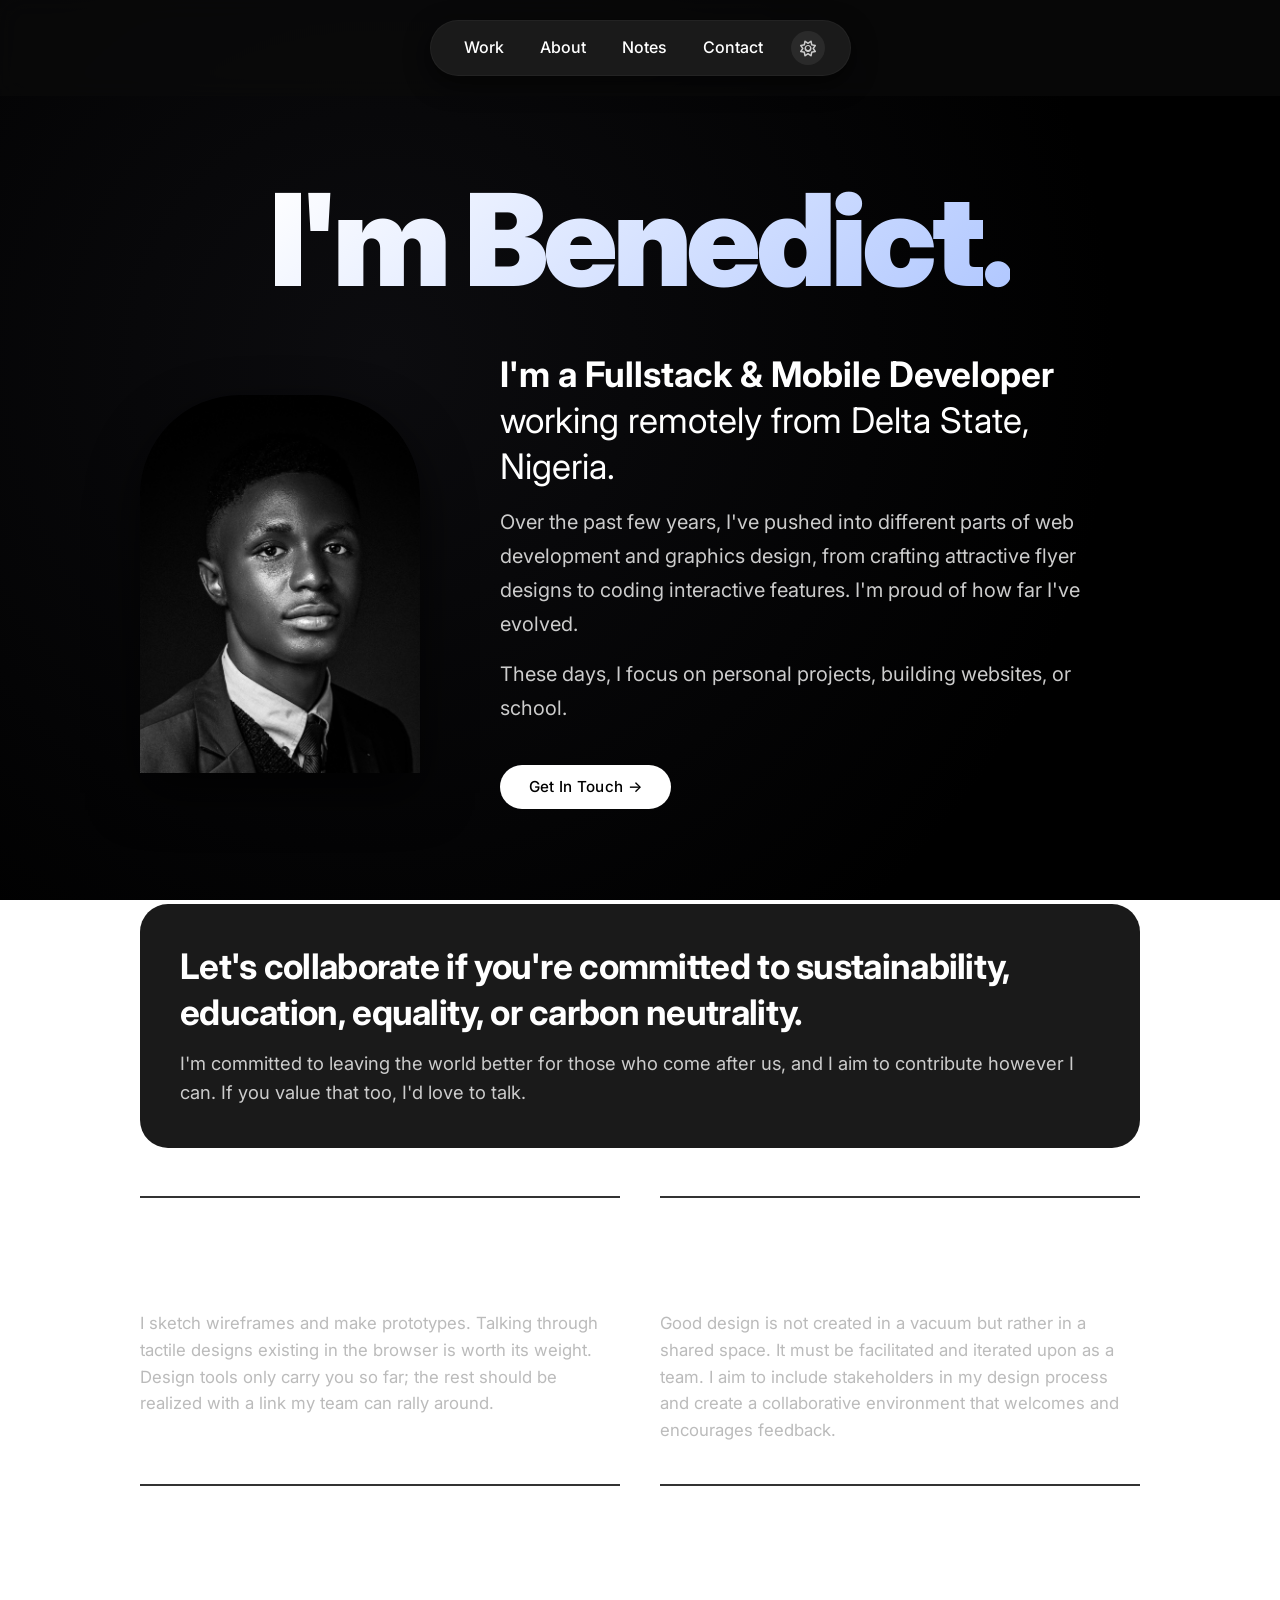
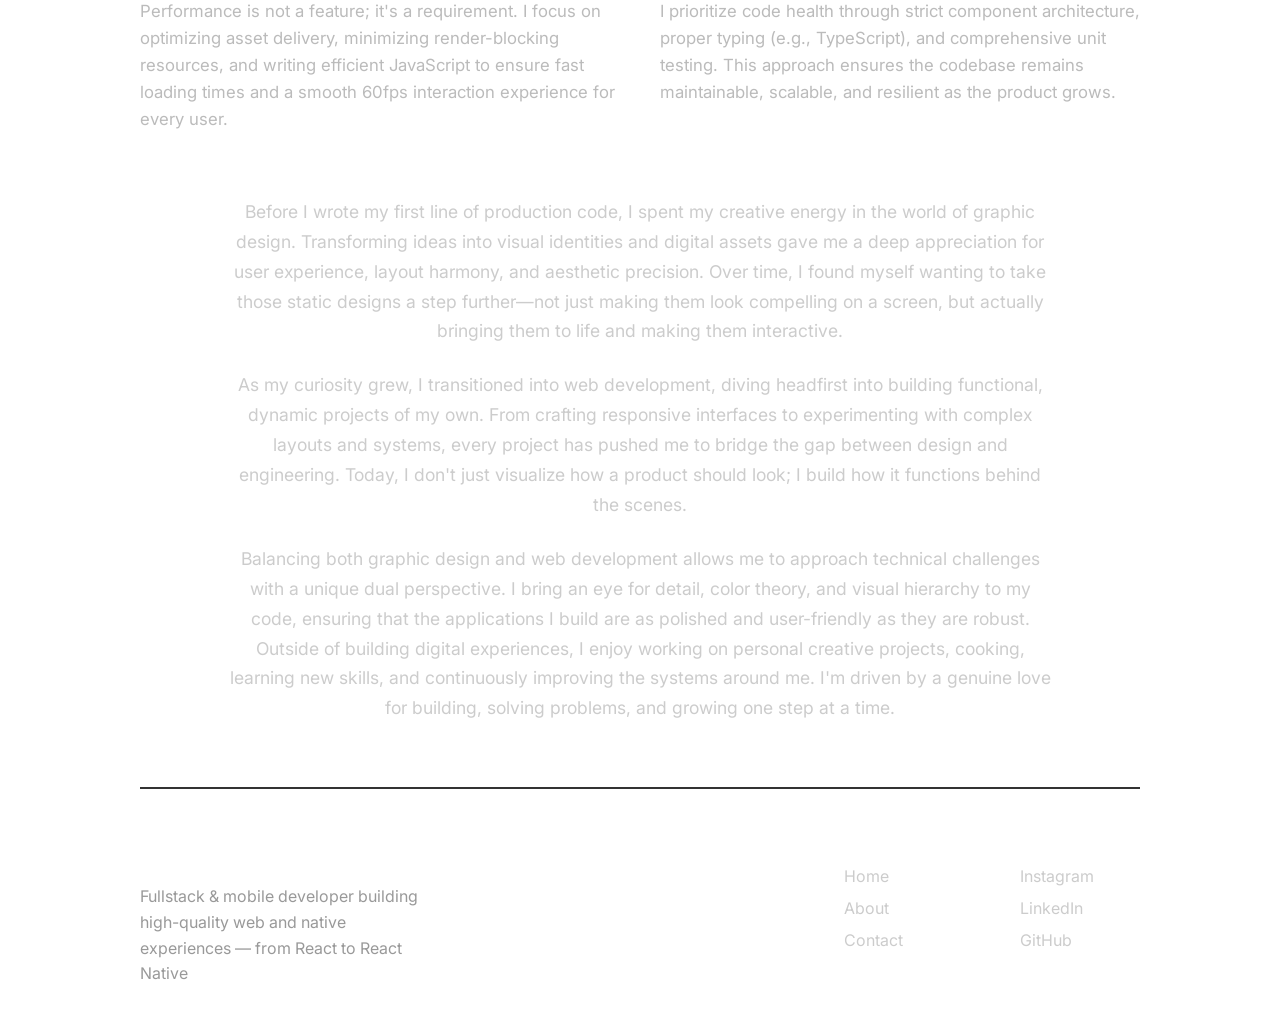
<file: about-page/index.html>
<!DOCTYPE html>
<html lang="en">

<head>
  <meta charset="UTF-8">
  <meta name="viewport" content="width=device-width, initial-scale=1.0, maximum-scale=5.0">
  <title>Benedict · fullstack & mobile</title>
  <meta name="description"
    content="Benedict – fullstack & mobile developer from Rivers, Nigeria. Building sustainable, performant digital experiences.">
  <link rel="preconnect" href="https://fonts.googleapis.com" />
  <link rel="preconnect" href="https://fonts.gstatic.com" crossorigin />
  <link
    href="https://fonts.googleapis.com/css2?family=Inter:opsz,wght@14..32,300;14..32,400;14..32,600;14..32,700;14..32,800&display=swap"
    rel="stylesheet" />
  <link rel="stylesheet" href="https://cdnjs.cloudflare.com/ajax/libs/font-awesome/6.5.1/css/all.min.css"
    integrity="sha512-DTOQO9RWCH3ppGqcWaEA1BIZOC6xxalwEsw9c2QQeAIftl+Vegovlnee1c9QX4TctnWMn13TZye+giMm8e2LwA=="
    crossorigin="anonymous" referrerpolicy="no-referrer" />
  <link rel="stylesheet" href="style.css">
</head>

<body>
  <!-- pure black background -->
  <div class="bg-black"></div>
  <div class="bg-overlay"></div>

  <!-- Header / Hero - centered with 100vh -->
  <section class="nav-bar">
    <div class="nav-links">
      <a href="../landing-page/index4.html">Work</a>
      <a href="../about-page/index.html">About</a>
      <a href="../notes-page/index.html">Notes</a>
      <a href="../contact/index.html">Contact</a>
      <span class="mode"><i class="fa-regular fa-moon"></i></span>
    </div>
  </section>
  <header class="hero-header">
    
    <h1 class="hero__title">I'm Benedict.</h1>

    <div class="hero-side">
      <div class="hero-img">
        <img src="../images/IMG_8774.JPG" alt="Benedict profile" class="hero__image">
      </div>
      <div class="hero-content">
        <p class="hero__subtitle">
          <strong>I'm a Fullstack &amp; Mobile Developer</strong> working remotely from Delta State, Nigeria.
        </p>
        <p class="hero__text"> Over the past few years, I've pushed into different parts of web development and graphics design, from
          crafting attractive flyer designs to coding interactive features. I'm proud of how far I've evolved.
        </p>
        <p class="hero__text">
          These days, I focus on personal projects, building websites, or school.
        </p>
        <a href="../contact/index.html" class="cta-link">Get In Touch →</a>
      </div>
    </div>
  </header>

  <main class="container">

    <!-- Callout -->
    <section class="callout">
      <h2 class="callout__title">
        Let's collaborate if you're committed to sustainability, education, equality, or carbon neutrality.
      </h2>
      <p class="callout__text">
        I'm committed to leaving the world better for those who come after us, and I aim to contribute however I can. If
        you value that too, I'd love to talk.
      </p>
    </section>

    <!-- Pillars -->
    <section class="pillars">
      <article class="pillar">
        <span class="pillar__number">01</span>
        <h3 class="pillar__heading">Make it</h3>
        <p class="pillar__description">
          I sketch wireframes and make prototypes. Talking through tactile designs existing in the browser is worth its
          weight. Design tools only carry you so far; the rest should be realized with a link my team can rally around.
        </p>
      </article>

      <article class="pillar">
        <span class="pillar__number">02</span>
        <h3 class="pillar__heading">Collaborate</h3>
        <p class="pillar__description">
          Good design is not created in a vacuum but rather in a shared space. It must be facilitated and iterated upon
          as a team. I aim to include stakeholders in my design process and create a collaborative environment that
          welcomes and encourages feedback.
        </p>
      </article>

      <article class="pillar">
        <span class="pillar__number">03</span>
        <h3 class="pillar__heading">Build Performant Code</h3>
        <p class="pillar__description">
          Performance is not a feature; it's a requirement. I focus on optimizing asset delivery, minimizing
          render-blocking resources, and writing efficient JavaScript to ensure fast loading times and a smooth 60fps
          interaction experience for every user.
        </p>
      </article>

      <article class="pillar">
        <span class="pillar__number">04</span>
        <h3 class="pillar__heading">Maintain Quality &amp; Scale</h3>
        <p class="pillar__description">
          I prioritize code health through strict component architecture, proper typing (e.g., TypeScript), and
          comprehensive unit testing. This approach ensures the codebase remains maintainable, scalable, and resilient
          as the product grows.
        </p>
      </article>
    </section>

    <!-- Story -->
    <section class="story">
      <p class="story__text">
        Before I wrote my first line of production code, I spent my creative energy in the world of graphic design. Transforming ideas into visual identities and digital assets gave me a deep appreciation for user experience, layout harmony, and aesthetic precision. Over time, I found myself wanting to take those static designs a step further—not just making them look compelling on a screen, but actually bringing them to life and making them interactive.
      </p>
      <p class="story__text">
        As my curiosity grew, I transitioned into web development, diving headfirst into building functional, dynamic projects of my own. From crafting responsive interfaces to experimenting with complex layouts and systems, every project has pushed me to bridge the gap between design and engineering. Today, I don't just visualize how a product should look; I build how it functions behind the scenes.
      </p>
      <p class="story__text">
        Balancing both graphic design and web development allows me to approach technical challenges with a unique dual perspective. I bring an eye for detail, color theory, and visual hierarchy to my code, ensuring that the applications I build are as polished and user-friendly as they are robust. Outside of building digital experiences, I enjoy working on personal creative projects, cooking, learning new skills, and continuously improving the systems around me. I'm driven by a genuine love for building, solving problems, and growing one step at a time.
      </p>
    </section>

    <!-- Footer -->
    <footer class="footer">
      <div class="footer__brand">
        <p class="footer__name">Benedict</p>
        <p class="footer__tagline">Fullstack &amp; mobile developer building high-quality web and native experiences —
          from React to React Native</p>
      </div>

      <nav class="footer__nav">
        <span class="footer__nav-label">Quick Links</span>
        <ul class="footer__nav-list">
          <li><a href="../landing-page/index4.html">Home</a></li>
          <li><a href="../about-page/index.html">About</a></li>
          <li><a href="../contact/index.html">Contact</a></li>
        </ul>
      </nav>

      <div class="footer__contact">
        <span class="footer__contact-label">Get In Touch</span>
        <ul class="footer__contact-list">
          <li><a href="https://www.instagram.com/ab__phics?igsh=cThmdHA3OWdqbjVi&utm_source=qr" target="_blank" rel="noopener noreferrer">Instagram</a>
          </li>
          <li><a href="https://www.linkedin.com/in/oluwafemi-adebayo-6716b23a6?utm_source=share_via&utm_content=profile&utm_medium=member_ios" target="_blank" rel="noopener noreferrer">LinkedIn</a></li>
          <li><a href="https://github.com/oluwafemi-adebayo" target="_blank" rel="noopener noreferrer">GitHub</a></li>
        </ul>
      </div>
    </footer>

  </main>
  <script src="script.js"></script>
</body>

</html>
</file>
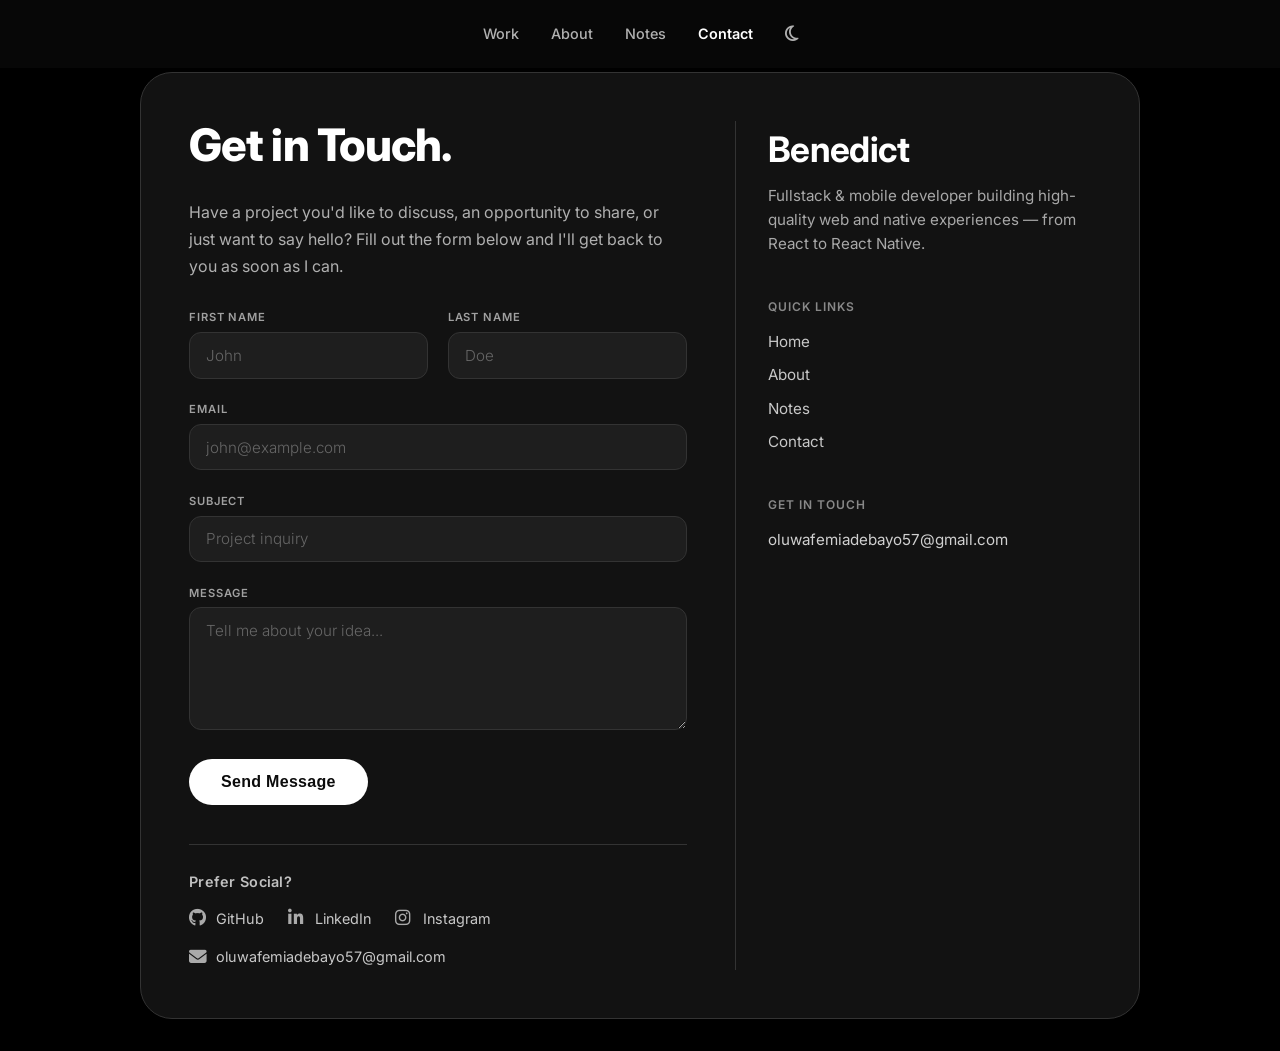
<file: contact/index.html>
<!DOCTYPE html>
<html lang="en">
<head>
  <meta charset="UTF-8" />
  <meta name="viewport" content="width=device-width, initial-scale=1.0, maximum-scale=5.0" />
  <title>Get in Touch · Benedict</title>
  <meta name="description" content="Contact Benedict – fullstack & mobile developer." />
  <link rel="preconnect" href="https://fonts.googleapis.com" />
  <link rel="preconnect" href="https://fonts.gstatic.com" crossorigin />
  <link href="https://fonts.googleapis.com/css2?family=Inter:opsz,wght@14..32,300;400;500;600;700;800&display=swap" rel="stylesheet" />
  <link rel="stylesheet" href="https://cdnjs.cloudflare.com/ajax/libs/font-awesome/6.5.0/css/all.min.css" />
  <link rel="stylesheet" href="style.css" />
</head>
<body>
  <!-- NAVIGATION BAR -->
  <nav class="main-nav">
    <div class="nav-container">
      <ul class="nav-links">
        <li><a href="/landing-page/index4.html" class="nav-link">Work</a></li>
        <li><a href="/about-page/index.html" class="nav-link">About</a></li>
        <li><a href="/notes-page/index.html" class="nav-link">Notes</a></li>
        <li><a href="/contact/index.html" class="nav-link active">Contact</a></li>
        <li><span class="mode-toggle" id="modeToggle"><i class="fa-regular fa-moon"></i></span></li>
      </ul>
    </div>
  </nav>

  <main class="contact-wrapper">
    <div class="contact-content">
      <!-- LEFT: FORM -->
      <section class="contact-form">
        <h1 class="form-title">Get in Touch.</h1>
        <p class="form-intro">
          Have a project you'd like to discuss, an opportunity to share, or just want to say hello? Fill out the form below and I'll get back to you as soon as I can.
        </p>

        <form id="contactForm" class="contact-form__fields" novalidate>
          <!-- Web3Forms Configuration -->
          <input type="hidden" name="access_key" value="34e7250a-911c-401b-af9e-caf27137ac01">
          <input type="hidden" name="subject" value="New Contact Form Submission from Benedict Portfolio">
          <input type="hidden" name="from_name" value="Benedict Portfolio Contact Form">
          <!-- Optional: Add redirect after success -->
          <!-- <input type="hidden" name="redirect" value="https://yourwebsite.com/thank-you.html"> -->
          
          <div class="form-row">
            <div class="form-group">
              <label for="firstName">FIRST NAME</label>
              <input type="text" id="firstName" name="firstName" placeholder="John" required />
            </div>
            <div class="form-group">
              <label for="lastName">LAST NAME</label>
              <input type="text" id="lastName" name="lastName" placeholder="Doe" required />
            </div>
          </div>

          <div class="form-group">
            <label for="email">EMAIL</label>
            <input type="email" id="email" name="email" placeholder="john@example.com" required />
          </div>

          <div class="form-group">
            <label for="subject">SUBJECT</label>
            <input type="text" id="subjectField" name="subjectField" placeholder="Project inquiry" required />
          </div>

          <div class="form-group">
            <label for="message">MESSAGE</label>
            <textarea id="message" name="message" rows="5" placeholder="Tell me about your idea..." required></textarea>
          </div>

          <button type="submit" class="send-btn">Send Message</button>
        </form>

        <div class="social-pref">
          <h3>Prefer Social?</h3>
          <ul class="social-icons">
            <li><a href="https://github.com/oluwafemi-adebayo"><i class="fab fa-github"></i> GitHub</a></li>
            <li><a href="https://www.linkedin.com/in/oluwafemi-adebayo-6716b23a6?utm_source=share_via&utm_content=profile&utm_medium=member_ios" target="_blank"><i class="fab fa-linkedin-in"></i> LinkedIn</a></li>
            <li><a href="https://www.instagram.com/ab__phics?igsh=cThmdHA3OWdqbjVi&utm_source=qr" target="_blank"><i class="fa-brands fa-instagram"></i> Instagram</a></li>
            <li><a href="mailto:oluwafemiadebayo57@gmail.com"><i class="fas fa-envelope"></i> oluwafemiadebayo57@gmail.com</a></li>
          </ul>
        </div>
      </section>

      <!-- RIGHT: INFO PANEL -->
      <aside class="contact-info">
        <div class="info-brand">
          <p class="brand-name">Benedict</p>
          <p class="brand-tagline">
            Fullstack &amp; mobile developer building high-quality web and native experiences — from React to React Native.
          </p>
        </div>

        <nav class="info-nav">
          <h4>Quick Links</h4>
          <ul>
            <li><a href="/landing-page/index4.html">Home</a></li>
            <li><a href="/about-page/index.html">About</a></li>
            <li><a href="/notes-page/index.html">Notes</a></li>
            <li><a href="/contact/index.html">Contact</a></li>
          </ul>
        </nav>

        <div class="info-contact">
          <h4>Get in Touch</h4>
          <p><a href="mailto:oluwafemiadebayo57@gmail.com">oluwafemiadebayo57@gmail.com</a></p>
        </div>
      </aside>
    </div>
  </main>

  <script src="script.js"></script>
</body>
</html>
</file>
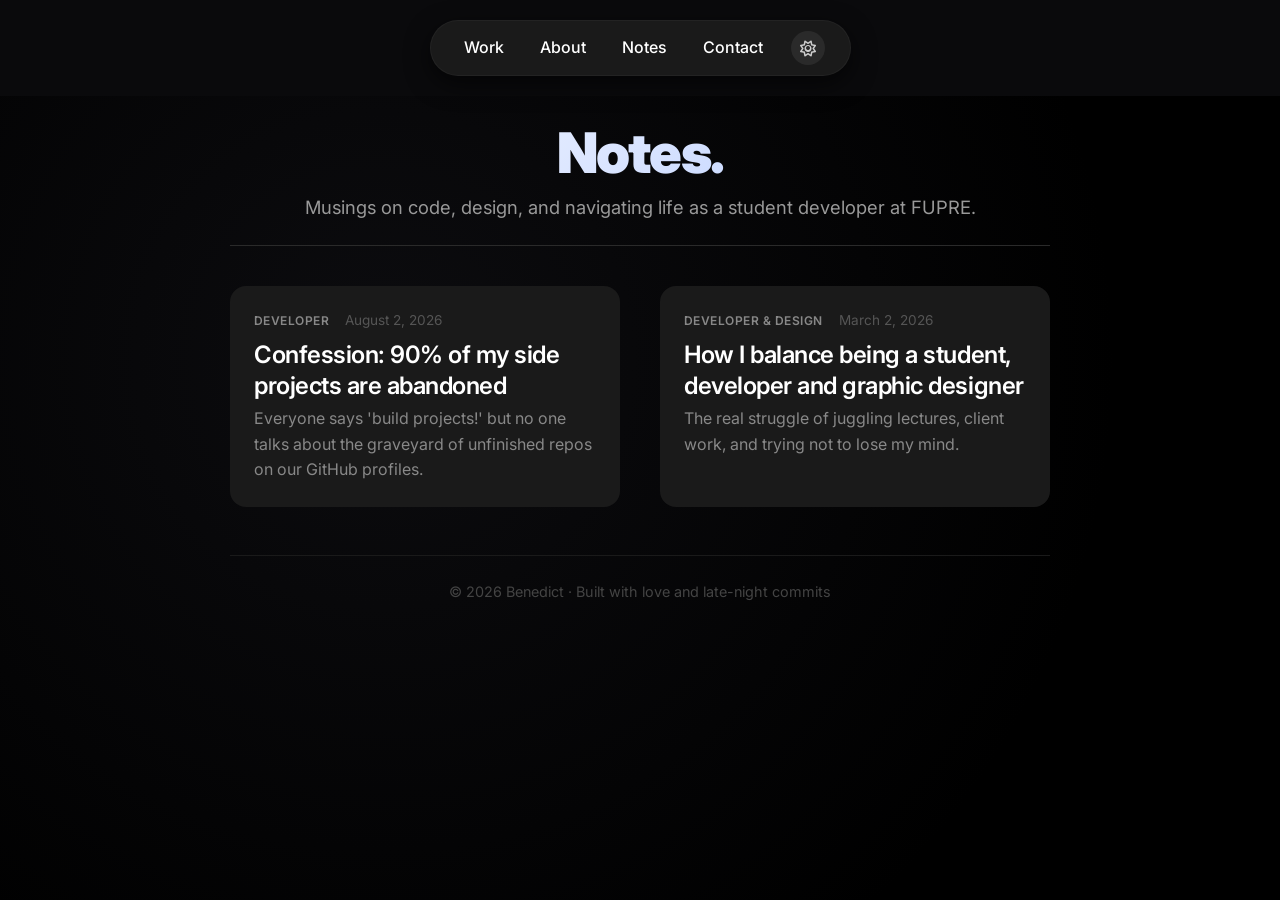
<file: notes-page/index.html>
<!DOCTYPE html>
<html lang="en">
<head>
  <meta charset="UTF-8">
  <meta name="viewport" content="width=device-width, initial-scale=1.0">
  <title>BENEDICT · Notes</title>
  <meta name="description" content="Musings on code, design, and navigating life as a student developer at FUTO.">
  <link rel="preconnect" href="https://fonts.googleapis.com" />
  <link rel="preconnect" href="https://fonts.gstatic.com" crossorigin />
  <link
    href="https://fonts.googleapis.com/css2?family=Inter:opsz,wght@14..32,300;14..32,400;14..32,600;14..32,700;14..32,800&display=swap"
    rel="stylesheet" />
  <link rel="stylesheet" href="https://cdnjs.cloudflare.com/ajax/libs/font-awesome/6.5.1/css/all.min.css"
    integrity="sha512-DTOQO9RWCH3ppGqcWaEA1BIZOC6xxalwEsw9c2QQeAIftl+Vegovlnee1c9QX4TctnWMn13TZye+giMm8e2LwA=="
    crossorigin="anonymous" referrerpolicy="no-referrer" />
  <link rel="stylesheet" href="style.css">
</head>
<body>
  <!-- pure black background -->
  <div class="bg-black"></div>
  <div class="bg-overlay"></div>

  <main class="container">

    <!-- Header -->
    <header class="page-header">
      <section class="nav-bar">
        <div class="nav-links">
          <a href="../landing-page/index4.html">Work</a>
          <a href="../about-page/index.html" target="_blank" rel="noopener noreferrer">About</a>
          <a href="../notes-page/index.html">Notes</a>
          <a href="../contact/index.html">Contact</a>
          <span class="mode"><i class="fa-regular fa-moon"></i></span>
        </div>
      </section>      
      <h1 class="page-title">Notes.</h1>
      <p class="page-subtitle">
        Musings on code, design, and navigating life as a student developer at FUPRE.
      </p>
    </header>

    <!-- Notes List -->
    <section class="notes-list">

      <!-- Note Item -->
      <article class="note-item">
        <div class="note-meta">
          <span class="note-category">Developer</span>
          <span class="note-date">August 2, 2026</span>
        </div>
        <h2 class="note-title">
          <a href="../notes-page/notes/note1/index.html">Confession: 90% of my side projects are abandoned</a>
        </h2>
        <p class="note-excerpt">
          Everyone says 'build projects!' but no one talks about the graveyard of unfinished repos on our GitHub profiles.
        </p>
      </article>

      <!-- Note Item -->
      <article class="note-item">
        <div class="note-meta">
          <span class="note-category">Developer & Design</span>
          <span class="note-date">March 2, 2026</span>
        </div>
        <h2 class="note-title">
          <a href="../notes-page/notes/note2/index.html">How I balance being a student, developer and graphic designer</a>
        </h2>
        <p class="note-excerpt">
          The real struggle of juggling lectures, client work, and trying not to lose my mind.
        </p>
      </article>

    </section>

    <!-- Footer -->
    <footer class="footer">
      <p class="footer-text">&copy; 2026 Benedict · Built with love and late-night commits</p>
    </footer>

  </main>
  <script src="script.js"></script>
</body>
</html>
</file>
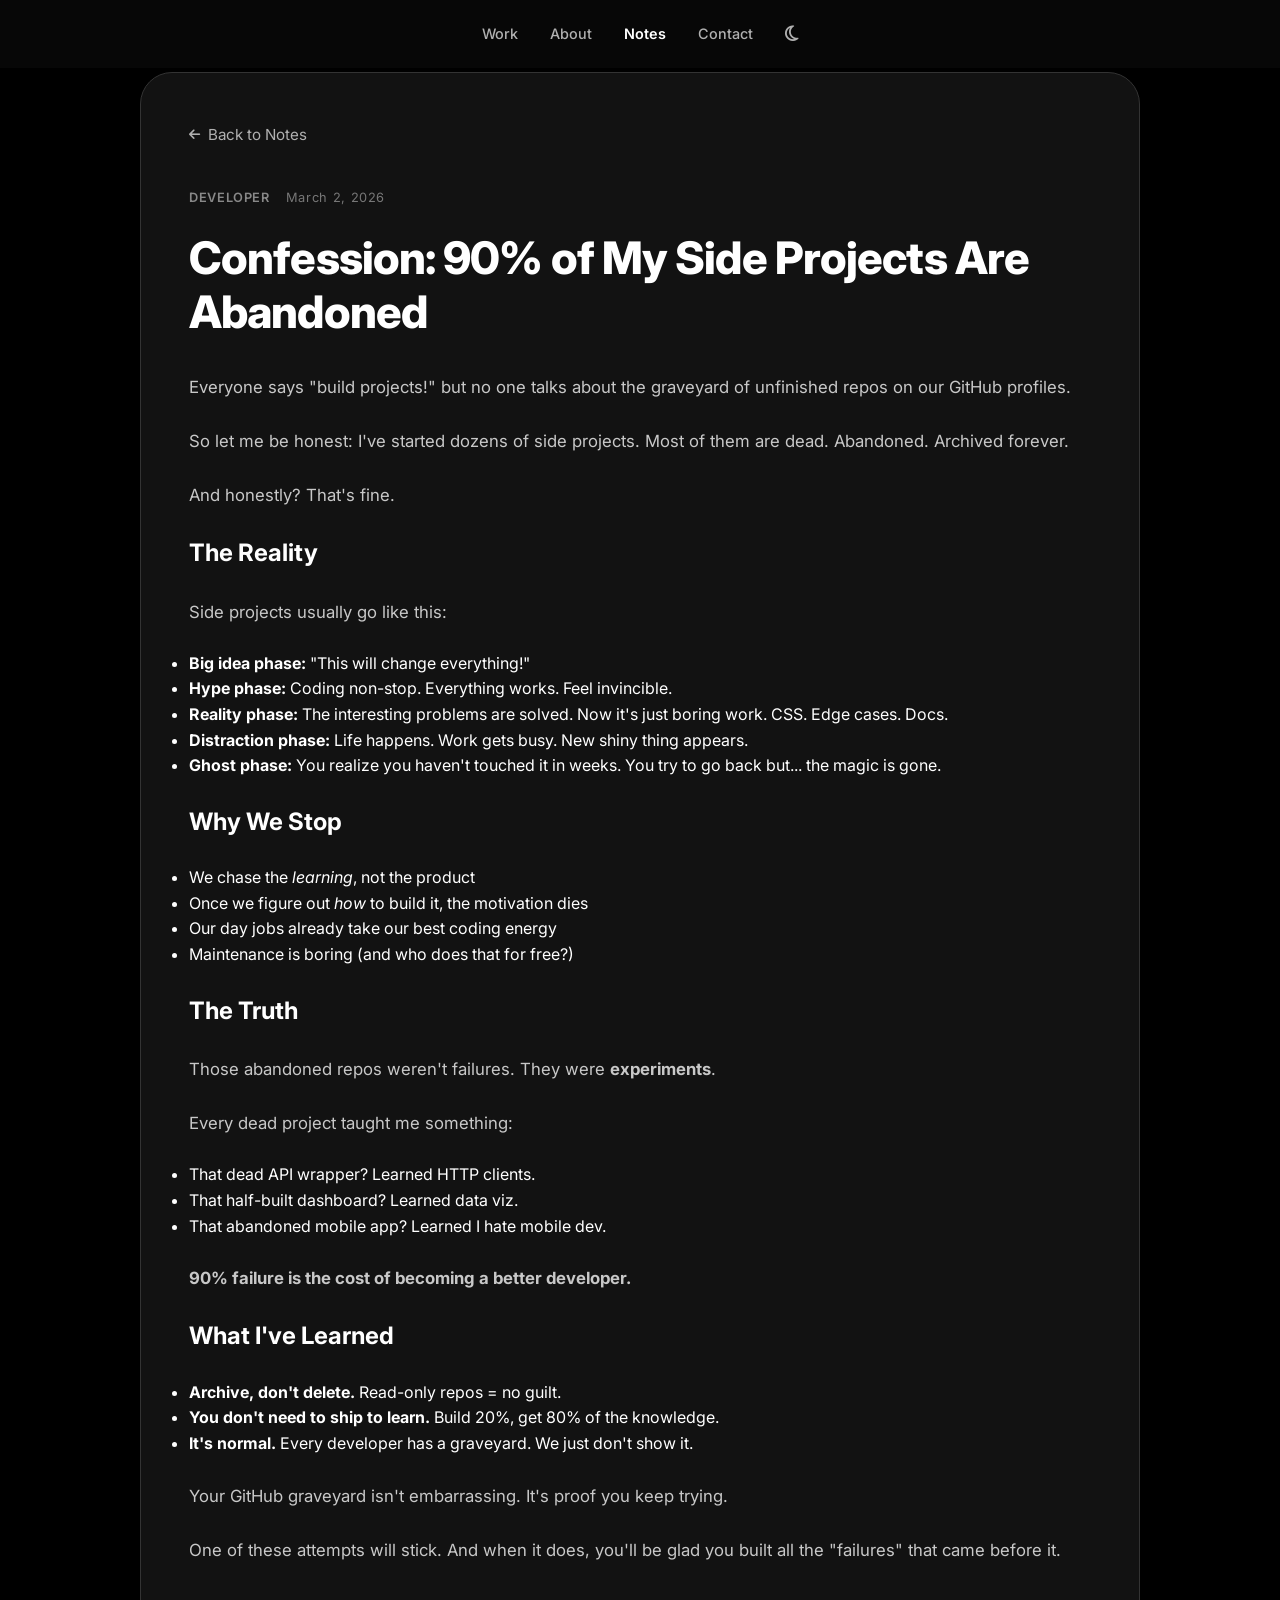
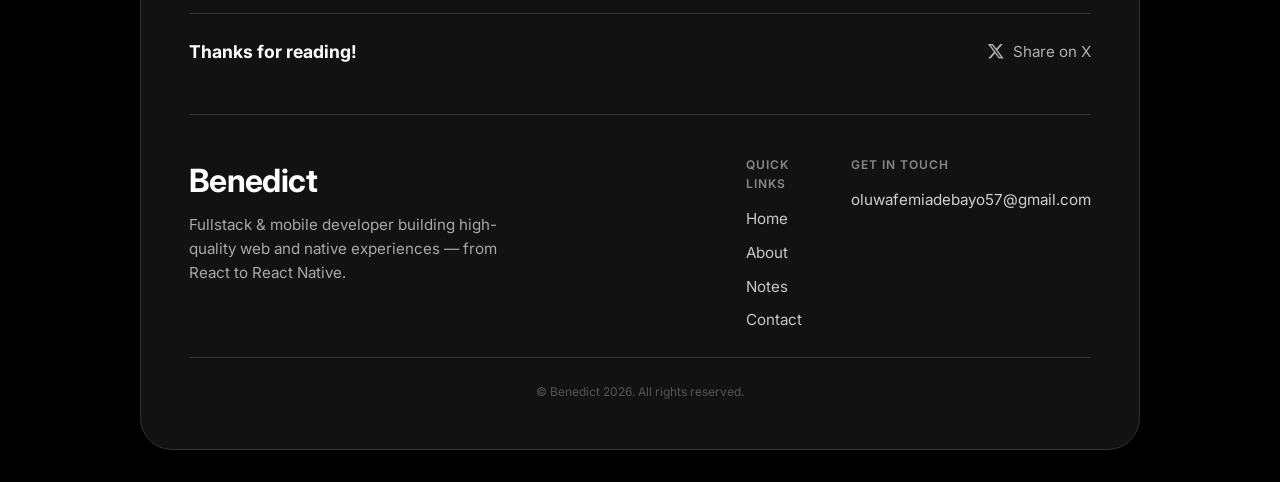
<file: notes-page/notes/note1/index.html>
<!DOCTYPE html>
<html lang="en">
<head>
  <meta charset="UTF-8" />
  <meta name="viewport" content="width=device-width, initial-scale=1.0, maximum-scale=5.0" />
  <title>Confession: 90% of My Side Projects Are Abandoned · Benedict</title>
  <meta name="description" content="Confession: 90% of my side projects are abandoned - and why that's actually okay" />
  <link rel="preconnect" href="https://fonts.googleapis.com" />
  <link rel="preconnect" href="https://fonts.gstatic.com" crossorigin />
  <link href="https://fonts.googleapis.com/css2?family=Inter:opsz,wght@14..32,300;400;500;600;700;800&display=swap" rel="stylesheet" />
  <link rel="stylesheet" href="https://cdnjs.cloudflare.com/ajax/libs/font-awesome/6.5.0/css/all.min.css" />
  <link rel="stylesheet" href="style.css" />
</head>
<body>
  <!-- NAVIGATION BAR -->
  <nav class="main-nav">
    <div class="nav-container">
      <ul class="nav-links">
        <li><a href="#" class="nav-link">Work</a></li>
        <li><a href="#" class="nav-link">About</a></li>
        <li><a href="#" class="nav-link active">Notes</a></li>
        <li><a href="#" class="nav-link">Contact</a></li>
        <li><span class="mode-toggle" id="modeToggle"><i class="fa-regular fa-moon"></i></span></li>
      </ul>
    </div>
  </nav>

  <main class="blog-wrapper">
    <!-- BACK LINK -->
    <div class="back-link">
      <a href="/notes-page/index.html"><i class="fas fa-arrow-left"></i> Back to Notes</a>
    </div>

    <!-- BLOG POST -->
    <article class="blog-post">
      <div class="post-meta">
        <span class="post-category">DEVELOPER</span>
        <span class="post-date">March 2, 2026</span>
      </div>

      <h1 class="post-title">Confession: 90% of My Side Projects Are Abandoned</h1>

      <div class="post-content">
        <p>
          Everyone says "build projects!" but no one talks about the graveyard of unfinished repos on our GitHub profiles.
        </p>

        <p>
          So let me be honest: I've started dozens of side projects. Most of them are dead. Abandoned. Archived forever.
        </p>

        <p>
          And honestly? That's fine.
        </p>

        <h2>The Reality</h2>

        <p>
          Side projects usually go like this:
        </p>

        <ul>
          <li><strong>Big idea phase:</strong> "This will change everything!"</li>
          <li><strong>Hype phase:</strong> Coding non-stop. Everything works. Feel invincible.</li>
          <li><strong>Reality phase:</strong> The interesting problems are solved. Now it's just boring work. CSS. Edge cases. Docs.</li>
          <li><strong>Distraction phase:</strong> Life happens. Work gets busy. New shiny thing appears.</li>
          <li><strong>Ghost phase:</strong> You realize you haven't touched it in weeks. You try to go back but... the magic is gone.</li>
        </ul>

        <h2>Why We Stop</h2>

        <ul>
          <li>We chase the <em>learning</em>, not the product</li>
          <li>Once we figure out <em>how</em> to build it, the motivation dies</li>
          <li>Our day jobs already take our best coding energy</li>
          <li>Maintenance is boring (and who does that for free?)</li>
        </ul>

        <h2>The Truth</h2>

        <p>
          Those abandoned repos weren't failures. They were <strong>experiments</strong>.
        </p>

        <p>
          Every dead project taught me something:
        </p>

        <ul>
          <li>That dead API wrapper? Learned HTTP clients.</li>
          <li>That half-built dashboard? Learned data viz.</li>
          <li>That abandoned mobile app? Learned I hate mobile dev.</li>
        </ul>

        <p>
          <strong>90% failure is the cost of becoming a better developer.</strong>
        </p>

        <h2>What I've Learned</h2>

        <ul>
          <li><strong>Archive, don't delete.</strong> Read-only repos = no guilt.</li>
          <li><strong>You don't need to ship to learn.</strong> Build 20%, get 80% of the knowledge.</li>
          <li><strong>It's normal.</strong> Every developer has a graveyard. We just don't show it.</li>
        </ul>

        <p>
          Your GitHub graveyard isn't embarrassing. It's proof you keep trying.
        </p>

        <p>
          One of these attempts will stick. And when it does, you'll be glad you built all the "failures" that came before it.
        </p>
      </div>

      <div class="post-footer">
        <p class="thanks-message"><strong>Thanks for reading!</strong></p>
        <a href="https://x.com/oluwafemiben_06?s=11" class="share-link" target="_blank"><i class="fab fa-x-twitter"></i> Share on X</a>
      </div>
    </article>

    <!-- FOOTER / SIDEBAR INFO -->
    <footer class="blog-footer">
      <div class="footer-content">
        <div class="footer-brand">
          <p class="brand-name">Benedict</p>
          <p class="brand-tagline">
            Fullstack &amp; mobile developer building high-quality web and native experiences — from React to React Native.
          </p>
        </div>

        <div class="footer-links">
          <nav class="footer-nav">
            <h4>Quick Links</h4>
            <ul>
              <li><a href="/landing-page/index4.html">Home</a></li>
              <li><a href="/about-page/index.html">About</a></li>
              <li><a href="/notes-page/index.html">Notes</a></li>
              <li><a href="/contact/index.html">Contact</a></li>
            </ul>
          </nav>

          <div class="footer-contact">
            <h4>Get in Touch</h4>
            <p><a href="mailto:oluwafemiadebayo57@gmail.com">oluwafemiadebayo57@gmail.com</a></p>
          </div>
        </div>
      </div>

      <div class="footer-bottom">
        <p>&copy; Benedict 2026. All rights reserved.</p>
      </div>
    </footer>
  </main>

  <script src="script.js"></script>
</body>
</html>
</file>
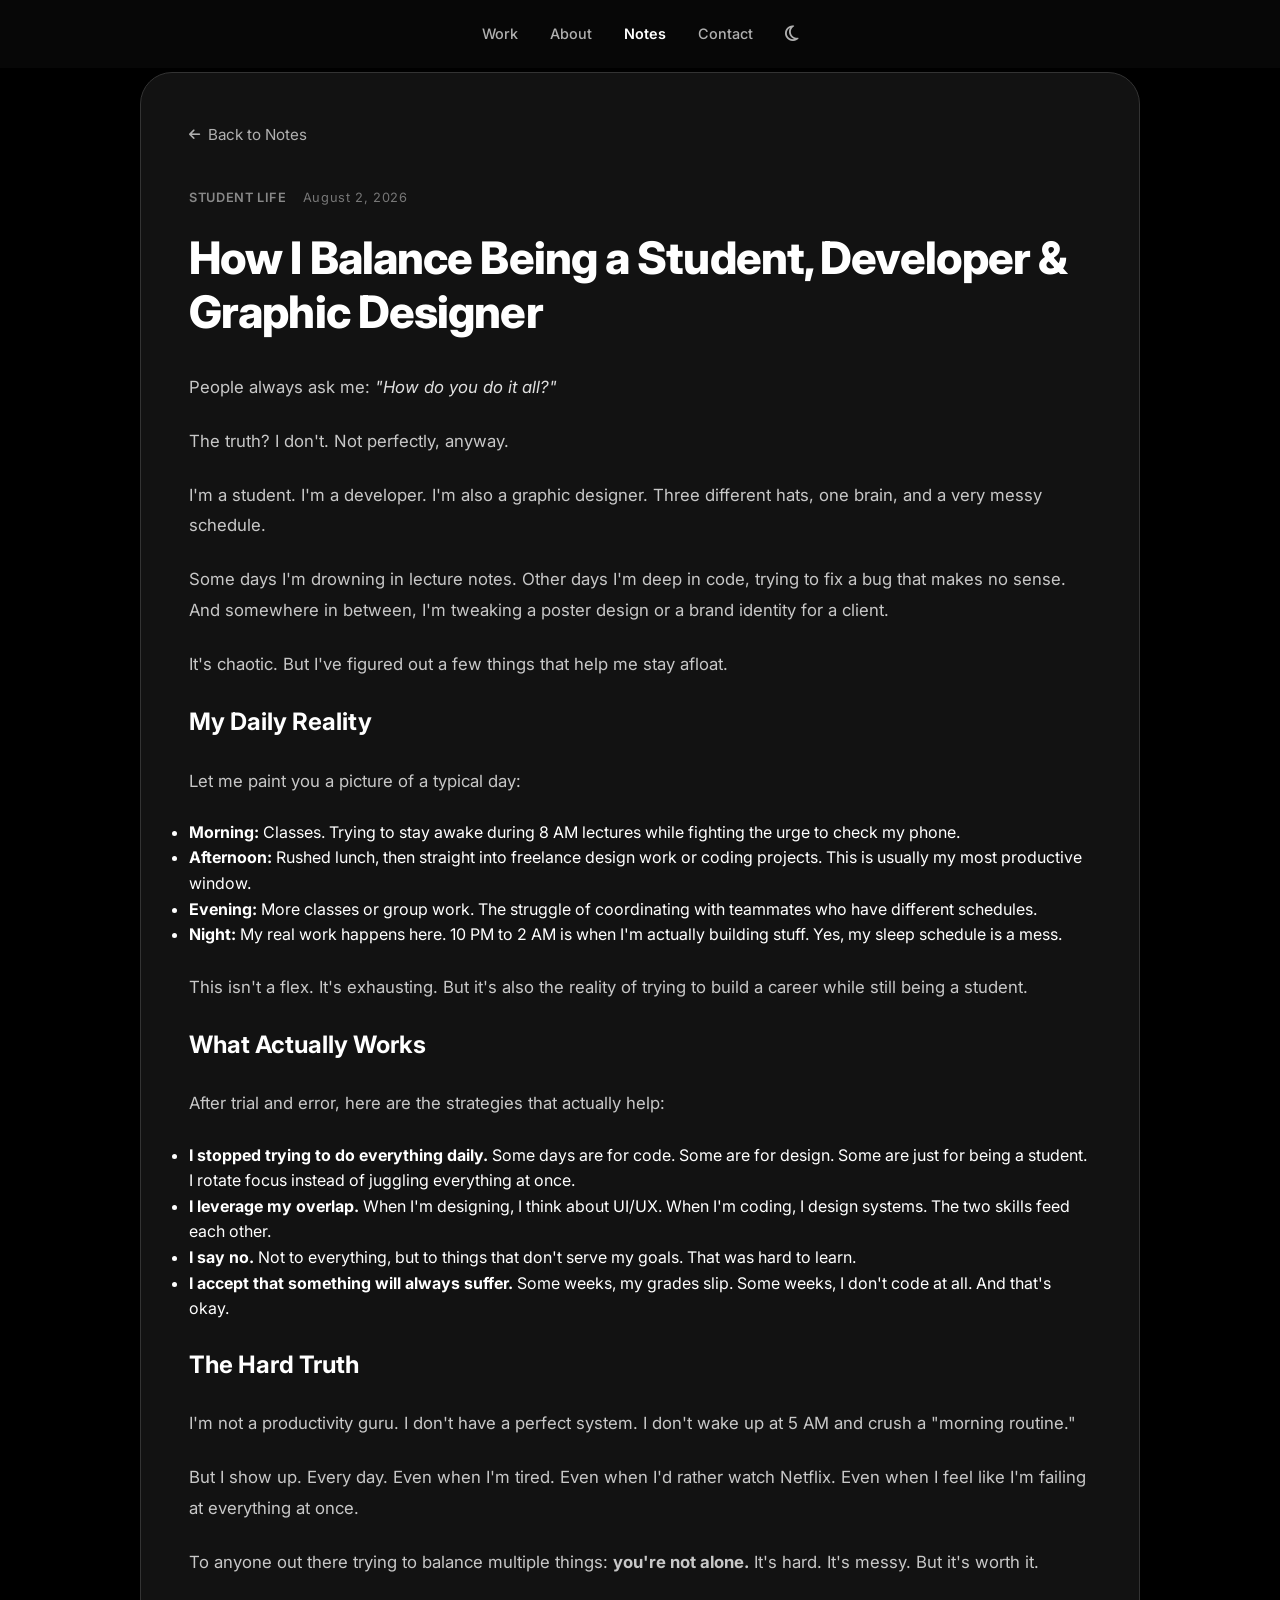
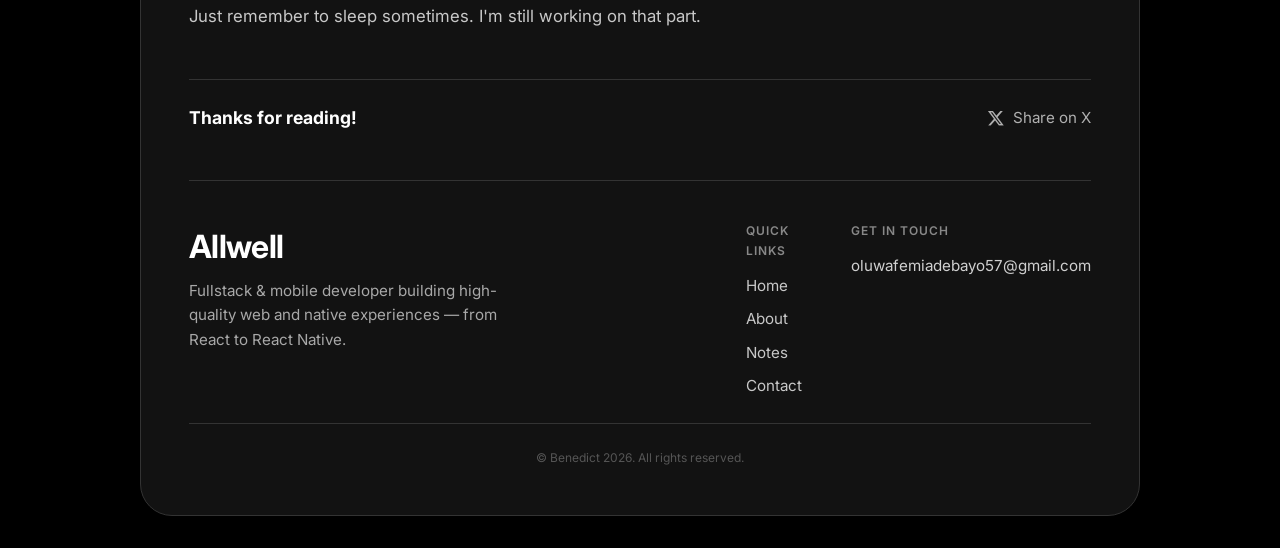
<file: notes-page/notes/note2/index.html>
<!DOCTYPE html>
<html lang="en">
<head>
  <meta charset="UTF-8" />
  <meta name="viewport" content="width=device-width, initial-scale=1.0, maximum-scale=5.0" />
  <title>How I Balance Being a Student, Developer & Graphic Designer · Allwell</title>
  <meta name="description" content="How I balance being a student, developer and graphic designer - the real daily struggle" />
  <link rel="preconnect" href="https://fonts.googleapis.com" />
  <link rel="preconnect" href="https://fonts.gstatic.com" crossorigin />
  <link href="https://fonts.googleapis.com/css2?family=Inter:opsz,wght@14..32,300;400;500;600;700;800&display=swap" rel="stylesheet" />
  <link rel="stylesheet" href="https://cdnjs.cloudflare.com/ajax/libs/font-awesome/6.5.0/css/all.min.css" />
  <link rel="stylesheet" href="style.css" />
</head>
<body>
  <!-- NAVIGATION BAR -->
  <nav class="main-nav">
    <div class="nav-container">
      <ul class="nav-links">
        <li><a href="#" class="nav-link">Work</a></li>
        <li><a href="#" class="nav-link">About</a></li>
        <li><a href="#" class="nav-link active">Notes</a></li>
        <li><a href="#" class="nav-link">Contact</a></li>
        <li><span class="mode-toggle" id="modeToggle"><i class="fa-regular fa-moon"></i></span></li>
      </ul>
    </div>
  </nav>

  <main class="blog-wrapper">
    <!-- BACK LINK -->
    <div class="back-link">
      <a href="/notes-page/index.html"><i class="fas fa-arrow-left"></i> Back to Notes</a>
    </div>

    <!-- BLOG POST -->
    <article class="blog-post">
      <div class="post-meta">
        <span class="post-category">STUDENT LIFE</span>
        <span class="post-date">August 2, 2026</span>
      </div>

      <h1 class="post-title">How I Balance Being a Student, Developer & Graphic Designer</h1>

      <div class="post-content">
        <p>
          People always ask me: <em>"How do you do it all?"</em>
        </p>

        <p>
          The truth? I don't. Not perfectly, anyway.
        </p>

        <p>
          I'm a student. I'm a developer. I'm also a graphic designer. Three different hats, one brain, and a very messy schedule.
        </p>

        <p>
          Some days I'm drowning in lecture notes. Other days I'm deep in code, trying to fix a bug that makes no sense. And somewhere in between, I'm tweaking a poster design or a brand identity for a client.
        </p>

        <p>
          It's chaotic. But I've figured out a few things that help me stay afloat.
        </p>

        <h2>My Daily Reality</h2>

        <p>
          Let me paint you a picture of a typical day:
        </p>

        <ul>
          <li><strong>Morning:</strong> Classes. Trying to stay awake during 8 AM lectures while fighting the urge to check my phone.</li>
          <li><strong>Afternoon:</strong> Rushed lunch, then straight into freelance design work or coding projects. This is usually my most productive window.</li>
          <li><strong>Evening:</strong> More classes or group work. The struggle of coordinating with teammates who have different schedules.</li>
          <li><strong>Night:</strong> My real work happens here. 10 PM to 2 AM is when I'm actually building stuff. Yes, my sleep schedule is a mess.</li>
        </ul>

        <p>
          This isn't a flex. It's exhausting. But it's also the reality of trying to build a career while still being a student.
        </p>

        <h2>What Actually Works</h2>

        <p>
          After trial and error, here are the strategies that actually help:
        </p>

        <ul>
          <li><strong>I stopped trying to do everything daily.</strong> Some days are for code. Some are for design. Some are just for being a student. I rotate focus instead of juggling everything at once.</li>
          <li><strong>I leverage my overlap.</strong> When I'm designing, I think about UI/UX. When I'm coding, I design systems. The two skills feed each other.</li>
          <li><strong>I say no.</strong> Not to everything, but to things that don't serve my goals. That was hard to learn.</li>
          <li><strong>I accept that something will always suffer.</strong> Some weeks, my grades slip. Some weeks, I don't code at all. And that's okay.</li>
        </ul>

        <h2>The Hard Truth</h2>

        <p>
          I'm not a productivity guru. I don't have a perfect system. I don't wake up at 5 AM and crush a "morning routine."
        </p>

        <p>
          But I show up. Every day. Even when I'm tired. Even when I'd rather watch Netflix. Even when I feel like I'm failing at everything at once.
        </p>

        <p>
          To anyone out there trying to balance multiple things: <strong>you're not alone.</strong> It's hard. It's messy. But it's worth it.
        </p>

        <p>
          Just remember to sleep sometimes. I'm still working on that part.
        </p>
      </div>

      <div class="post-footer">
        <p class="thanks-message"><strong>Thanks for reading!</strong></p>
        <a href="https://x.com/oluwafemiben_06?s=11" class="share-link" target="_blank"><i class="fab fa-x-twitter"></i> Share on X</a>
      </div>
    </article>

    <!-- FOOTER / SIDEBAR INFO -->
    <footer class="blog-footer">
      <div class="footer-content">
        <div class="footer-brand">
          <p class="brand-name">Allwell</p>
          <p class="brand-tagline">
            Fullstack &amp; mobile developer building high-quality web and native experiences — from React to React Native.
          </p>
        </div>

        <div class="footer-links">
          <nav class="footer-nav">
            <h4>Quick Links</h4>
            <ul>
              <li><a href="/landing-page/index4.html">Home</a></li>
              <li><a href="/about-page/index.html">About</a></li>
              <li><a href="/notes-page/index.html">Notes</a></li>
              <li><a href="/contact/index.html">Contact</a></li>
            </ul>
          </nav>

          <div class="footer-contact">
            <h4>Get in Touch</h4>
            <p><a href="mailto:oluwafemiadebayo57@gmail.com">oluwafemiadebayo57@gmail.com</a></p>
          </div>
        </div>
      </div>

      <div class="footer-bottom">
        <p>&copy; Benedict 2026. All rights reserved.</p>
      </div>
    </footer>
  </main>

  <script src="script.js"></script>
</body>
</html>
</file>
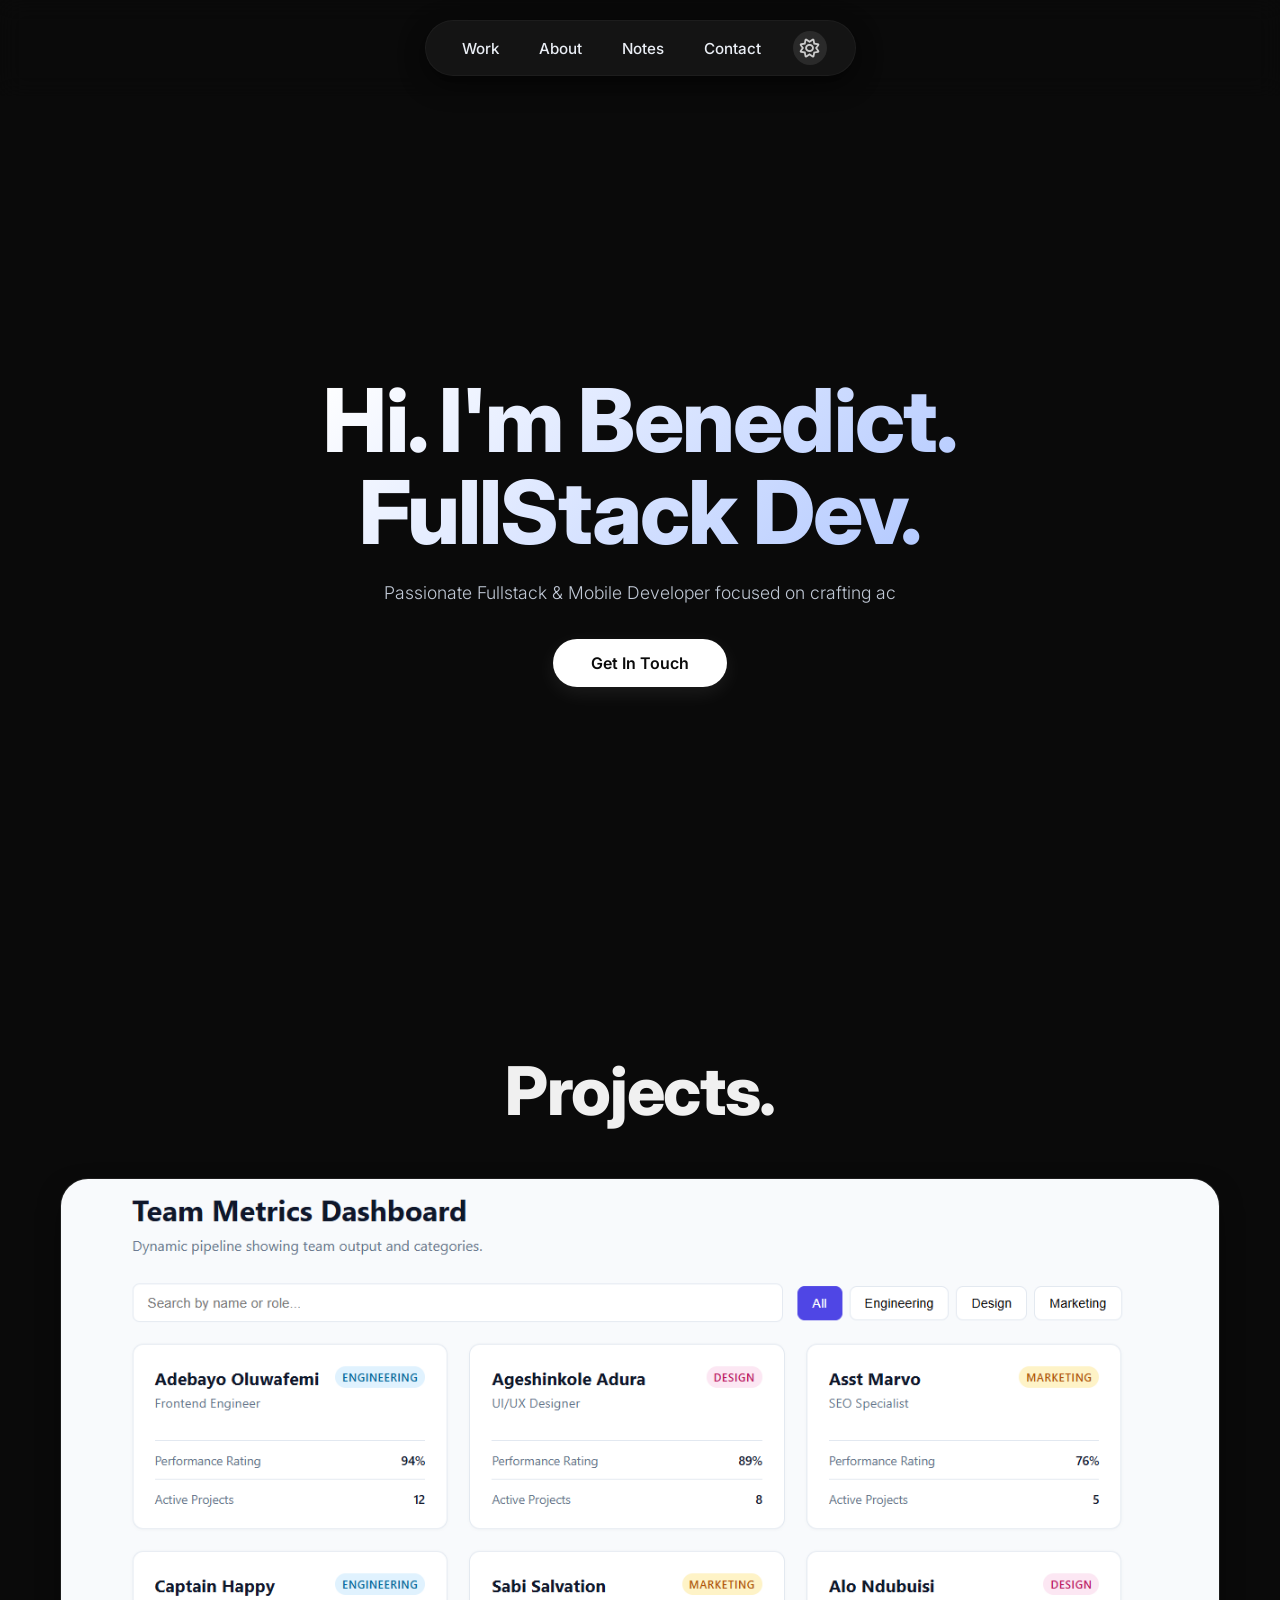
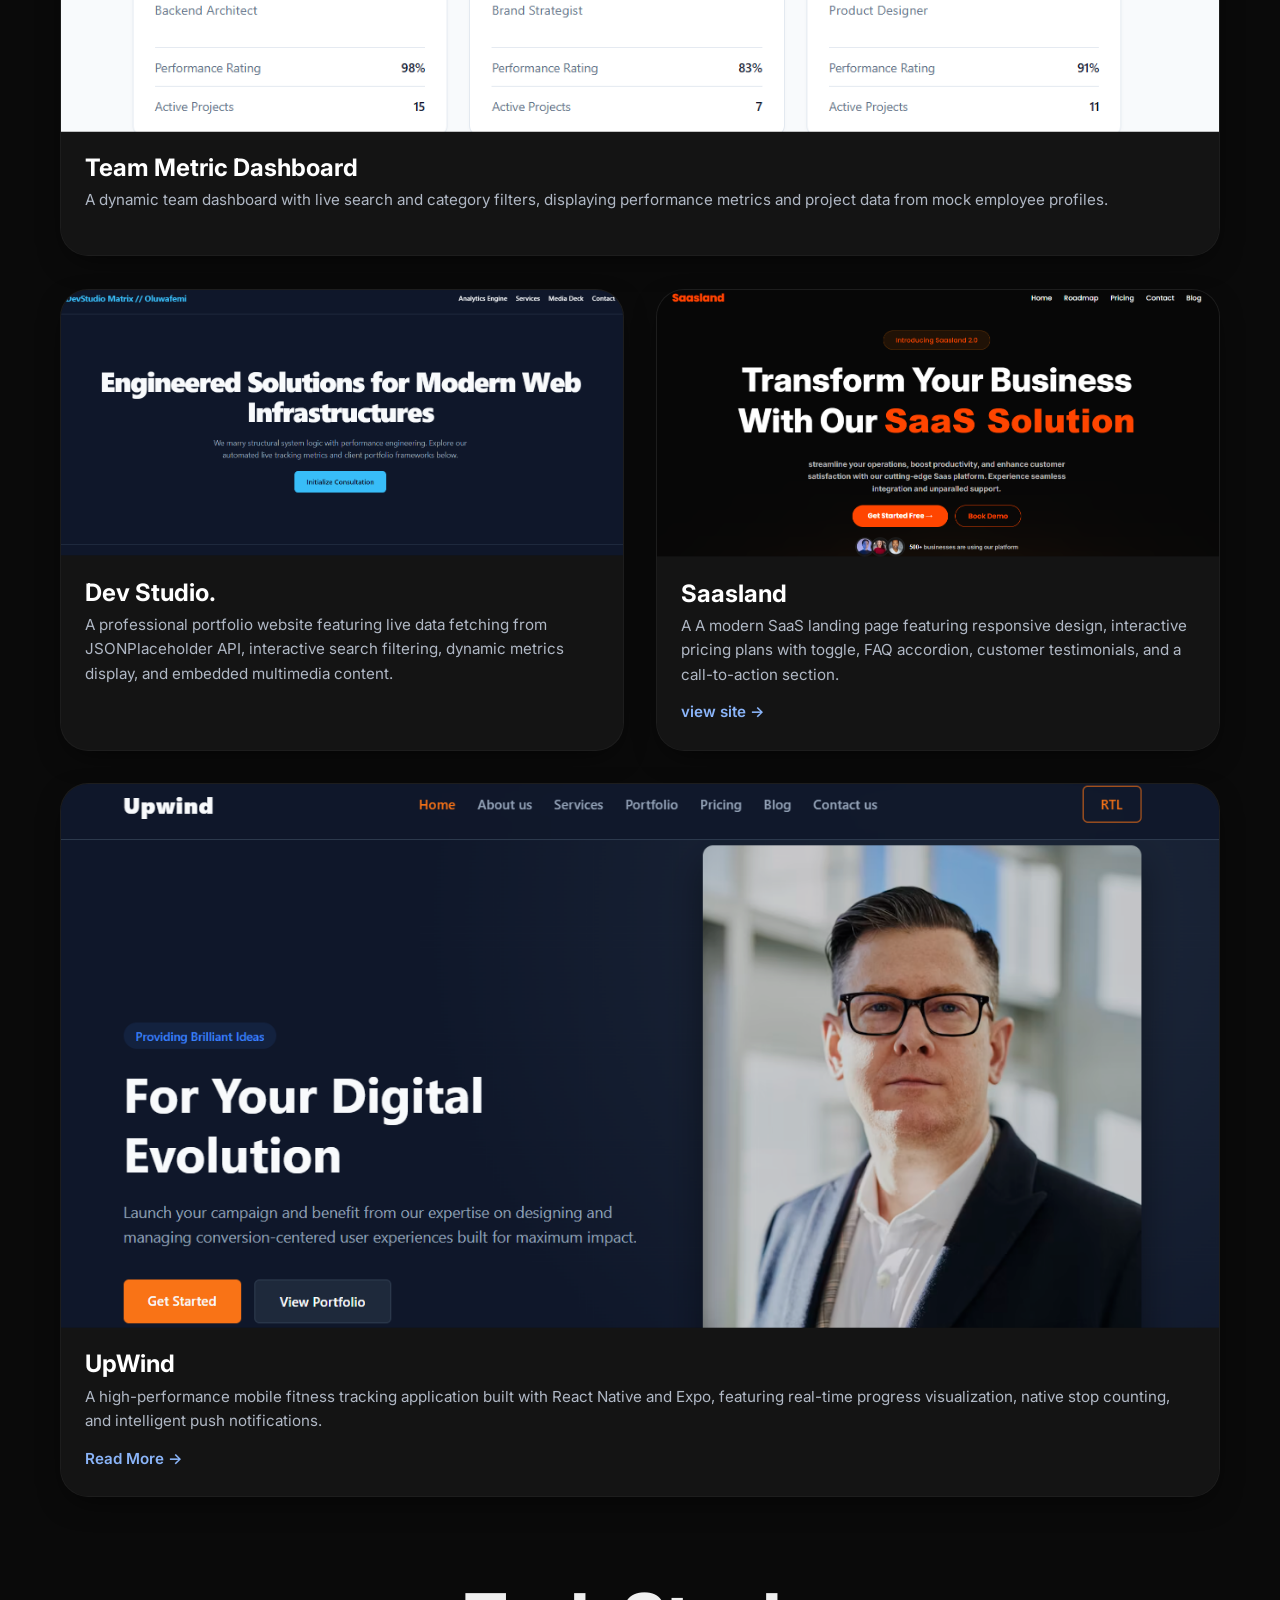
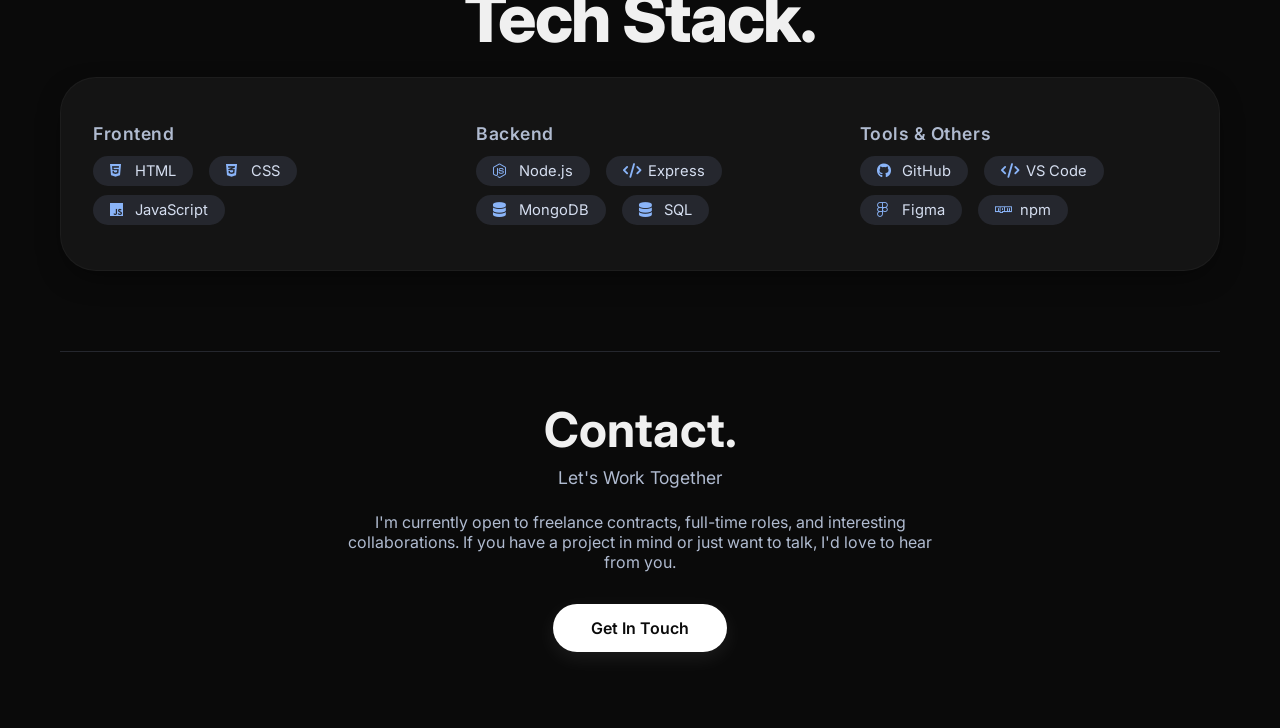
<file: landing-page/index4.html>
<!DOCTYPE html>
<html lang="en">
<head>
  <meta charset="UTF-8" />
  <meta name="viewport" content="width=device-width, initial-scale=1.0" />
  <title>Benedict · FullStack Dev</title>
  <!-- Google Font: Inter -->
  <link rel="preconnect" href="https://fonts.googleapis.com" />
  <link rel="preconnect" href="https://fonts.gstatic.com" crossorigin />
  <link href="https://fonts.googleapis.com/css2?family=Inter:opsz,wght@14..32,300;14..32,400;14..32,600;14..32,700;14..32,800&display=swap" rel="stylesheet" />
  <link rel="stylesheet" href="https://cdnjs.cloudflare.com/ajax/libs/font-awesome/6.0.0-beta3/css/all.min.css" />
  <link rel="stylesheet" href="./style4.css" />
</head>
<body>
  <header>
    <section class="nav-bar">
      <div class="nav-links">
        <a href="#">Work</a>
        <a href="../about-page/index.html">About</a>
        <a href="../notes-page/index.html">Notes</a>
        <a href="../contact/index.html">Contact</a>
        <span class="mode"><i class="fa-regular fa-moon"></i></span>
      </div>
    </section>
    <section class="hero-section">
      <h1 class="hero-main">Hi. I'm Benedict. <br />FullStack Dev.</h1>
      <p class="hero-text">Passionate Fullstack & Mobile Developer focused on crafting accessible, high-performance, and user-centric web and mobile interfaces.</p>
      <a href="../contact/index.html" class="hero-btn">Get In Touch</a>
    </section>
  </header>

  <main>
    <!-- Projects -->
    <div class="projects">
      <div class="projects-header">
        <h1 class="main-h1">Projects.</h1>
      </div>

      <div class="projects-boxes">
        <!-- GROUP 1: Venda -->
        <div class="project-group group-box1">
          <div class="project-card">
            <div class="card-img">
              <img src="../images/Screenshot 2026-07-06 151746.png" alt="Venda" />
            </div>
            <div class="card-desc">
              <h3>Team Metric Dashboard</h3>
              <p>A dynamic team dashboard with live search and category filters, displaying performance metrics and project data from mock employee profiles.</p>
            </div>
          </div>
        </div>

        <!-- GROUP 2: Speak fear + Xensionvrse -->
        <div class="project-group group-box2-3">
          <div class="project-card">
            <div class="card-img">
              <img src="../images/Screenshot 2026-07-06 151920.png" alt="Speak fear" />
            </div>
            <div class="card-desc">
              <h3>Dev Studio.</h3>
              <p>A professional portfolio website featuring live data fetching from JSONPlaceholder API, interactive search filtering, dynamic metrics display, and embedded multimedia content.</p>
            </div>
          </div>
          <div class="project-card">
            <div class="card-img">
              <img src="../images/Screenshot 2026-07-06 152011.png" alt="Xensionvrse" />
            </div>
            <div class="card-desc">
              <h3>Saasland</h3>
              <p>A A modern SaaS landing page featuring responsive design, interactive pricing plans with toggle, FAQ accordion, customer testimonials, and a call-to-action section.</p>
              <a href="#" class="card-link">view site →</a>
            </div>
          </div>
        </div>

        <!-- GROUP 3: FitLog -->
        <div class="project-group group-box4">
          <div class="project-card">
            <div class="card-img">
              <img src="../images/Screenshot 2026-07-06 152117.png" alt="FitLog" />
            </div>
            <div class="card-desc">
              <h3>UpWind</h3>
              <p>A high-performance mobile fitness tracking application built with React Native and Expo, featuring real-time progress visualization, native stop counting, and intelligent push notifications.</p>
              <a href="#" class="card-link">Read More →</a>
            </div>
          </div>
        </div>

      </div>
    </div>

    <!-- Tech Stack -->
    <div class="main-tech-stack">
      <div class="tech-stack-header">
        <div class="tech-stack-h1">Tech Stack.</div>
      </div>
      <div class="tech-stack">
        <div class="front-end">
          <h3>Frontend</h3>
          <div class="tool-grid">
            <span><i class="fab fa-html5"></i> HTML</span>
            <span><i class="fab fa-css3-alt"></i> CSS</span>
            <span><i class="fab fa-js"></i> JavaScript</span>
          </div>
        </div>
        <div class="back-end">
          <h3>Backend</h3>
          <div class="tool-grid">
            <span><i class="fab fa-node-js"></i> Node.js</span>
            <span><i class="fas fa-code"></i> Express</span>
            <span><i class="fas fa-database"></i> MongoDB</span>
            <span><i class="fas fa-database"></i> SQL</span>
          </div>
        </div>
        <div class="tools">
          <h3>Tools &amp; Others</h3>
          <div class="tool-grid">
            <span><i class="fab fa-github"></i> GitHub</span>
            <span><i class="fas fa-code"></i> VS Code</span>
            <span><i class="fab fa-figma"></i> Figma</span>
            <span><i class="fab fa-npm"></i> npm</span>
          </div>
        </div>
      </div>
    </div>

    <!-- Contact / Let's Work Together -->
    <div class="contact-section">
      <div class="contact-inner">
        <h2>Contact.</h2>
        <p class="contact-sub">Let's Work Together</p>
        <p class="contact-text">I'm currently open to freelance contracts, full-time roles, and interesting collaborations. If you have a project in mind or just want to talk, I'd love to hear from you.</p>
        <a href="#" class="hero-btn">Get In Touch</a>
      </div>
    </div>
  </main>
  <script src="script.js"></script>
</body>
</html>
</file>
<file: about-page/style.css>
/* style.css – Black & White, reduced button size */
* {
  margin: 0;
  padding: 0;
  box-sizing: border-box;
}

body {
  font-family: 'Inter', system-ui, -apple-system, 'Segoe UI', Roboto, 'Helvetica Neue', sans-serif;
  line-height: 1.6;
  padding: 2rem 1.5rem;
  padding-top: 160px;
  transition: background 0.3s, color 0.3s;
  overflow-x: hidden;
}

/* ----- pure black background ----- */
.bg-black {
  position: fixed;
  top: 0;
  left: 0;
  width: 100%;
  height: 100%;
  background: #000000;
  z-index: -2;
}

/* subtle gradient overlay */
.bg-overlay {
  position: fixed;
  top: 0;
  left: 0;
  width: 100%;
  height: 100%;
  background: radial-gradient(circle at 30% 40%, rgba(40,40,50,0.3) 0%, transparent 70%);
  z-index: -1;
  pointer-events: none;
}

.container {
  max-width: 1000px;
  margin: 0 auto;
}

h1, h2, h3 {
  font-weight: 600;
  line-height: 1.2;
  letter-spacing: -0.02em;
}

a {
  color: #ffffff;
}

/* Navbar - FIXED */
.nav-bar {
  display: flex;
  justify-content: center;
  align-items: center;
  padding: 20px 20px;
  position: fixed;
  top: 0;
  left: 0;
  width: 100%;
  z-index: 1000;
  background: rgba(11, 11, 11, 0.7);
  backdrop-filter: blur(12px);
  -webkit-backdrop-filter: blur(12px);
  transition: background 0.3s, backdrop-filter 0.3s, box-shadow 0.3s;
}

.nav-links {
  display: flex;
  gap: 20px;
  background: #1a1a1a;
  padding: 10px 25px;
  border-radius: 50px;
  align-items: center;
  transition: background 0.3s, box-shadow 0.3s, backdrop-filter 0.3s;
  border: 1px solid rgba(255,255,255,0.04);
  box-shadow: 0 8px 24px rgba(0,0,0,0.6);
}

.nav-links a {
  text-decoration: none;
  color: #fff;
  font-weight: 500;
  transition: color 0.2s, background 0.2s, padding 0.2s;
  padding: 4px 8px;
  border-radius: 20px;
}

.nav-links a:hover {
  color: #1a1a1a;
  background: #ffffff;
  padding: 4px 14px;
  font-weight: bolder;
}

.nav-links span {
  color: #fff;
  font-weight: 500;
}

.nav-links .mode {
  color: #ccc;
  cursor: pointer;
  display: inline-flex;
  align-items: center;
  justify-content: center;
  width: 34px;
  height: 34px;
  border-radius: 50%;
  background: #2a2a2a;
  transition: 0.25s;
}

.nav-links .mode:hover {
  background: #3a3a3a;
  color: #fff;
  transform: rotate(12deg);
}

/* ===== HERO / HEADER ===== */
.hero-header {
  min-height: auto;
  display: flex;
  flex-direction: column;
  justify-content: center;
  align-items: center;
  padding: 1rem 0 3rem 0;
  margin-bottom: 2rem;
  width: 100%;
}

.hero__title {
  font-size: 8rem;
  font-weight: 900;
  letter-spacing: -0.04em;
  color: #ffffff;
  margin-bottom: 3rem;
  text-align: center;
  line-height: 1;
  background: linear-gradient(135deg, #ffffff 0%, #b0c7ff 100%);
  -webkit-background-clip: text;
  -webkit-text-fill-color: transparent;
  background-clip: text;
}

.hero-side {
  display: flex;
  gap: 5rem;
  align-items: center;
  justify-content: center;
  width: 100%;
  max-width: 1000px;
}

.hero-img {
  flex: 0 0 280px;
}

.hero__image {
  width: 100%;
  height: auto;
  border-top-left-radius: 100px;
  border-top-right-radius: 100px;
  display: block;
  box-shadow: 0 20px 50px rgba(0,0,0,0.7);
}

.hero-content {
  flex: 1;
  max-width: 650px;
}

.hero__subtitle {
  font-size: 2.2rem;
  margin: 0 0 0.8rem 0;
  color: #ffffff;
  line-height: 1.3;
}

.hero__subtitle strong {
  font-weight: 700;
  color: #ffffff;
}

.hero__text {
  margin: 1rem 0;
  color: #cccccc;
  max-width: 70ch;
  font-size: 1.25rem;
  line-height: 1.7;
}

/* ===== CTA LINK - REDUCED SIZE ===== */
.cta-link {
  display: inline-block;
  margin-top: 1.5rem;
  padding: 0.6rem 1.8rem;
  font-weight: 500;
  font-size: 0.95rem;
  text-decoration: none;
  color: #000000;
  background: #ffffff;
  border-radius: 30px;
  letter-spacing: 0.3px;
  transition: transform 0.2s, background 0.2s, box-shadow 0.2s;
  position: relative;
  overflow: hidden;
}

.cta-link:hover {
  background: #e0e0e0;
  transform: scale(1.03);
  box-shadow: 0 12px 32px rgba(255,255,255,0.15);
}

/* ===== CALLOUT ===== */
.callout {
  background: #1a1a1a;
  padding: 2.5rem 2.5rem;
  border-radius: 28px;
  margin: 2.5rem 0 3rem 0;
  color: #ffffff;
  transition: background 0.3s, color 0.3s;
}

.callout__title {
  font-size: 2rem;
  font-weight: 700;
  margin-bottom: 0.8rem;
  line-height: 1.3;
  color: #ffffff;
}

.callout__text {
  font-size: 1.15rem;
  color: #cccccc;
}

/* ===== PILLARS ===== */
.pillars {
  display: grid;
  grid-template-columns: 1fr;
  gap: 2.5rem;
  margin: 3rem 0 3.5rem 0;
}

.pillar {
  border-top: 2px solid #333333;
  padding-top: 1.5rem;
}

.pillar__number {
  font-size: 1.6rem;
  font-weight: 500;
  letter-spacing: 0.02em;
  color: #ffffff;
  display: block;
  margin-bottom: 0.2rem;
}

.pillar__heading {
  font-size: 1.8rem;
  font-weight: 600;
  margin: 0.2rem 0 0.6rem 0;
  color: #ffffff;
}

.pillar__description {
  color: #bbbbbb;
  max-width: 70ch;
  font-size: 1.05rem;
}

/* ===== STORY ===== */
.story {
  display: flex;
  flex-direction: column;
  margin: 3.5rem 0 3rem 0;
  padding-top: 0.5rem;
  align-items: center;
  justify-content: center;
  text-align: center;
}

.story__text {
  margin-bottom: 1.5rem;
  font-size: 1.1rem;
  color: #cccccc;
  max-width: 75ch;
  line-height: 1.7;
  text-align: center;
  justify-content: center;
  align-items: center;
}

.story__text:last-of-type {
  margin-bottom: 0;
}

/* ===== FOOTER ===== */
.footer {
  margin-top: 4rem;
  padding-top: 2.5rem;
  border-top: 2px solid #333333;
  display: flex;
  flex-wrap: wrap;
  gap: 2.5rem 3.5rem;
  justify-content: space-between;
  transition: border-color 0.3s;
}

.footer__brand {
  flex: 1 1 220px;
}

.footer__name {
  font-size: 2rem;
  font-weight: 700;
  letter-spacing: -0.02em;
  margin-bottom: 0.25rem;
  color: #ffffff;
}

.footer__tagline {
  font-size: 1rem;
  color: #999999;
  max-width: 28ch;
}

.footer__nav-label,
.footer__contact-label {
  font-weight: 600;
  display: block;
  margin-bottom: 0.5rem;
  font-size: 1.05rem;
  letter-spacing: 0.01em;
  color: #ffffff;
}

.footer__nav-list,
.footer__contact-list {
  list-style: none;
  display: flex;
  flex-direction: column;
  gap: 0.4rem;
}

.footer__nav-list a,
.footer__contact-list a {
  text-decoration: none;
  border-bottom: 1px solid transparent;
  transition: border-color 0.1s, color 0.2s;
  color: #cccccc;
  font-size: 1rem;
  background: transparent;
}

.footer__nav-list a:hover,
.footer__contact-list a:hover {
  border-bottom-color: #ffffff;
  color: #ffffff;
}

.footer__nav,
.footer__contact {
  flex: 0 1 auto;
  min-width: 120px;
}

/* ===== LIGHT MODE ===== */
body.light-mode {
  background: #ffffff;
  color: #111318;
}

body.light-mode .bg-black {
  background: #f5f7fc;
}

body.light-mode .bg-overlay {
  background: radial-gradient(circle at 30% 40%, rgba(200,215,255,0.15) 0%, transparent 70%);
}

body.light-mode .nav-bar {
  background: #ffffff;
  border-bottom: 1px solid rgba(0,0,0,0.06);
}

body.light-mode .nav-links {
  background: #ffffff;
  border-color: rgba(0,0,0,0.08);
  box-shadow: 0 8px 24px rgba(0,0,0,0.06);
}

body.light-mode .nav-links a {
  color: #1a1f2a;
}

body.light-mode .nav-links a:hover {
  background: #1a1f2a;
  color: #ffffff;
  padding: 4px 14px;
}

body.light-mode .nav-links .mode {
  background: #eef2f7;
  color: #1a1f2a;
}

body.light-mode .nav-links .mode:hover {
  background: #dce3ef;
  color: #000;
}

body.light-mode .hero__title {
  background: linear-gradient(135deg, #1a1f2a 0%, #4a5a7a 100%);
  -webkit-background-clip: text;
  -webkit-text-fill-color: transparent;
  background-clip: text;
}

body.light-mode .hero__subtitle {
  color: #1a1f2a;
}

body.light-mode .hero__subtitle strong {
  color: #1a1f2a;
}

body.light-mode .hero__text {
  color: #2d3440;
}

body.light-mode .cta-link {
  background: #1a1f2a;
  color: #ffffff;
}

body.light-mode .cta-link:hover {
  background: #2a3140;
  box-shadow: 0 12px 32px rgba(0,0,0,0.12);
}

body.light-mode .callout {
  background: #f5f7fc;
}

body.light-mode .callout__title {
  color: #1a1f2a;
}

body.light-mode .callout__text {
  color: #2d3440;
}

body.light-mode .pillar {
  border-top-color: #d5dce8;
}

body.light-mode .pillar__number {
  color: #1a1f2a;
}

body.light-mode .pillar__heading {
  color: #1a1f2a;
}

body.light-mode .pillar__description {
  color: #2d3440;
}

body.light-mode .story__text {
  color: #2d3440;
}

body.light-mode .footer {
  border-top-color: #d5dce8;
}

body.light-mode .footer__name {
  color: #1a1f2a;
}

body.light-mode .footer__tagline {
  color: #4a5268;
}

body.light-mode .footer__nav-label,
body.light-mode .footer__contact-label {
  color: #1a1f2a;
}

body.light-mode .footer__nav-list a,
body.light-mode .footer__contact-list a {
  color: #4a5268;
}

body.light-mode .footer__nav-list a:hover,
body.light-mode .footer__contact-list a:hover {
  border-bottom-color: #1a1f2a;
  color: #1a1f2a;
}

body.light-mode .hero__image {
  box-shadow: 0 20px 50px rgba(0,0,0,0.12);
}

/* ===== RESPONSIVE ===== */
@media (min-width: 640px) {
  .pillars {
    grid-template-columns: 1fr 1fr;
    gap: 2.5rem 2.5rem;
  }

  .callout__title {
    font-size: 2.2rem;
  }
}

@media (max-width: 1024px) {
  .hero__title {
    font-size: 6rem;
  }

  .hero-side {
    gap: 3rem;
  }

  .hero-img {
    flex: 0 0 220px;
  }
}

@media (max-width: 768px) {
  body {
    padding-top: 140px;
  }

  .nav-bar {
    padding: 12px 10px;
  }

  .nav-links {
    gap: 12px;
    padding: 8px 16px;
    flex-wrap: wrap;
    justify-content: center;
  }

  .hero-side {
    flex-direction: column;
    align-items: center;
    text-align: center;
    gap: 2rem;
  }

  .hero-img {
    flex: 0 0 auto;
    width: 200px;
  }

  .hero__title {
    font-size: 4.5rem;
    margin-bottom: 2rem;
  }

  .hero__subtitle {
    font-size: 1.8rem;
  }

  .hero__text {
    font-size: 1.1rem;
    text-align: center;
  }

  .hero-content {
    max-width: 100%;
    display: flex;
    flex-direction: column;
    align-items: center;
  }

  .hero-header {
    padding: 0.5rem 0 2rem 0;
  }
}

@media (max-width: 480px) {
  body {
    padding: 1rem;
    padding-top: 130px;
  }

  .nav-bar {
    padding: 10px 0;
  }

  .nav-links {
    gap: 8px;
    padding: 6px 12px;
    flex-wrap: wrap;
    justify-content: center;
    border-radius: 40px;
  }

  .nav-links a {
    font-size: 0.8rem;
    padding: 2px 6px;
  }

  .nav-links a:hover {
    padding: 2px 10px;
  }

  .nav-links .mode {
    width: 26px;
    height: 26px;
    font-size: 0.8rem;
  }

  .hero__title {
    font-size: 2.8rem;
    margin-bottom: 1.5rem;
  }

  .hero__subtitle {
    font-size: 1.2rem;
  }

  .hero__text {
    font-size: 0.95rem;
  }

  .hero-img {
    width: 130px;
  }

  .hero-side {
    gap: 1.5rem;
  }

  .callout {
    padding: 1.5rem;
  }

  .callout__title {
    font-size: 1.5rem;
  }

  .footer {
    flex-direction: column;
    gap: 2rem;
  }

  .footer__brand,
  .footer__nav,
  .footer__contact {
    flex: 1 1 100%;
  }

  .pillar__heading {
    font-size: 1.5rem;
  }

  .cta-link {
    padding: 0.5rem 1.5rem;
    font-size: 0.85rem;
  }
}
</file>
<file: contact/style.css>
/* ---------- RESET & BASE ---------- */
* {
  margin: 0;
  padding: 0;
  box-sizing: border-box;
}

body {
  background: #000000;
  color: #ffffff;
  font-family: 'Inter', system-ui, -apple-system, sans-serif;
  line-height: 1.6;
  min-height: 100vh;
  display: flex;
  flex-direction: column;
  align-items: center;
  padding: 2rem 1.5rem;
  transition: background 0.3s, color 0.3s;
}

a {
  color: inherit;
  text-decoration: none;
  transition: color 0.2s;
}

/* ---------- LIGHT MODE (matches home page) ---------- */
body.light-mode {
  background: #f5f5f5;
  color: #1a1a1a;
}

body.light-mode .main-nav .nav-container {
  background: #ffffff;
  border-color: #e0e0e0;
}

body.light-mode .nav-link {
  color: #555;
}

body.light-mode .nav-link:hover,
body.light-mode .nav-link.active {
  color: #000;
}

body.light-mode .mode-toggle {
  color: #555;
}

body.light-mode .mode-toggle:hover {
  color: #000;
}

body.light-mode .contact-wrapper {
  background: #ffffff;
  border-color: #e0e0e0;
}

body.light-mode .form-title {
  color: #1a1a1a;
}

body.light-mode .form-intro {
  color: #555;
}

body.light-mode .form-group label {
  color: #777;
}

body.light-mode .form-group input,
body.light-mode .form-group textarea {
  background: #f0f0f0;
  border-color: #ccc;
  color: #1a1a1a;
}

body.light-mode .form-group input::placeholder,
body.light-mode .form-group textarea::placeholder {
  color: #999;
}

body.light-mode .form-group input:focus,
body.light-mode .form-group textarea:focus {
  border-color: #888;
  box-shadow: 0 0 0 3px rgba(0, 0, 0, 0.05);
}

body.light-mode .send-btn {
  background: #1a1a1a;
  color: #ffffff;
}

body.light-mode .send-btn:hover {
  background: #333;
}

body.light-mode .social-pref {
  border-top-color: #e0e0e0;
}

body.light-mode .social-pref h3 {
  color: #666;
}

body.light-mode .social-icons li a {
  color: #777;
}

body.light-mode .social-icons li a:hover {
  color: #000;
}

body.light-mode .social-icons li a i {
  color: #999;
}

body.light-mode .social-icons li a:hover i {
  color: #000;
}

body.light-mode .brand-name {
  color: #1a1a1a;
}

body.light-mode .brand-tagline {
  color: #666;
}

body.light-mode .info-nav h4,
body.light-mode .info-contact h4 {
  color: #888;
}

body.light-mode .info-nav ul li a,
body.light-mode .info-contact p a {
  color: #666;
}

body.light-mode .info-nav ul li a:hover,
body.light-mode .info-contact p a:hover {
  color: #000;
}

body.light-mode .contact-info {
  border-left-color: #e0e0e0;
}

/* ---------- NAVIGATION ---------- */
.main-nav {
  width: 100%;
  max-width: 1000px;
  margin-bottom: 2.5rem;
}

.nav-container {
  display: flex;
  justify-content: center;
  align-items: center;
  padding: 20px 20px;
  position: fixed;
  top: 0;
  left: 0;
  width: 100%;
  z-index: 1000;
  background: rgba(11, 11, 11, 0.7);
  backdrop-filter: blur(12px);
  -webkit-backdrop-filter: blur(12px);
  transition: background 0.3s, backdrop-filter 0.3s, box-shadow 0.3s;
}

.nav-links {
  display: flex;
  align-items: center;
  gap: 2rem;
  list-style: none;
}

.nav-link {
  font-size: 0.9rem;
  font-weight: 500;
  color: #b0b0b0;
  transition: color 0.2s;
  padding: 0.3rem 0;
}

.nav-link:hover {
  color: #ffffff;
}

.nav-link.active {
  color: #ffffff;
  font-weight: 600;
}

.mode-toggle {
  color: #b0b0b0;
  cursor: pointer;
  font-size: 1.1rem;
  transition: color 0.2s;
}

.mode-toggle:hover {
  color: #ffffff;
}

/* ---------- MAIN WRAPPER ---------- */
.contact-wrapper {
  max-width: 1000px;
  width: 100%;
  background: #121212;
  border-radius: 2rem;
  padding: 3rem;
  box-shadow: 0 25px 50px -12px rgba(0, 0, 0, 0.8);
  border: 1px solid #333;
  transition: background 0.3s, border-color 0.3s;
}

.contact-content {
  display: grid;
  grid-template-columns: 1.4fr 1fr;
  gap: 3rem;
}

/* ---------- LEFT: FORM ---------- */
.contact-form {
  display: flex;
  flex-direction: column;
  gap: 1.8rem;
}

.form-title {
  font-size: 2.8rem;
  font-weight: 800;
  letter-spacing: -0.02em;
  color: #ffffff;
  line-height: 1.1;
  transition: color 0.3s;
}

.form-intro {
  color: #b0b0b0;
  font-size: 1rem;
  line-height: 1.7;
  transition: color 0.3s;
}

.contact-form__fields {
  display: flex;
  flex-direction: column;
  gap: 1.4rem;
}

.form-row {
  display: grid;
  grid-template-columns: 1fr 1fr;
  gap: 1.2rem;
}

.form-group {
  display: flex;
  flex-direction: column;
  gap: 0.3rem;
}

.form-group label {
  font-size: 0.7rem;
  font-weight: 600;
  letter-spacing: 0.08em;
  color: #a0a0a0;
  text-transform: uppercase;
  transition: color 0.3s;
}

.form-group input,
.form-group textarea {
  background: #1e1e1e;
  border: 1px solid #333;
  border-radius: 12px;
  padding: 0.8rem 1rem;
  font-size: 0.95rem;
  font-family: 'Inter', sans-serif;
  color: #f0f0f0;
  transition: background 0.3s, border-color 0.3s, color 0.3s, box-shadow 0.2s;
  outline: none;
  width: 100%;
}

.form-group input::placeholder,
.form-group textarea::placeholder {
  color: #666;
  font-weight: 300;
}

.form-group input:focus,
.form-group textarea:focus {
  border-color: #7a7a7a;
  box-shadow: 0 0 0 3px rgba(255, 255, 255, 0.04);
}

.form-group textarea {
  resize: vertical;
  min-height: 100px;
}

.send-btn {
  background: #ffffff;
  color: #0b0b0b;
  font-weight: 600;
  font-size: 1rem;
  padding: 0.9rem 2rem;
  border: none;
  border-radius: 40px;
  cursor: pointer;
  align-self: flex-start;
  transition: background 0.2s, transform 0.15s, box-shadow 0.2s, color 0.3s;
  letter-spacing: 0.3px;
  margin-top: 0.4rem;
}

.send-btn:hover {
  background: #e0e0e0;
  transform: scale(1.02);
  box-shadow: 0 8px 20px rgba(255, 255, 255, 0.06);
}

.send-btn:active {
  transform: scale(0.98);
}

/* social prefer */
.social-pref {
  margin-top: 0.6rem;
  border-top: 1px solid #333;
  padding-top: 1.6rem;
  transition: border-color 0.3s;
}

.social-pref h3 {
  font-size: 0.9rem;
  font-weight: 600;
  color: #c0c0c0;
  letter-spacing: 0.02em;
  margin-bottom: 0.8rem;
  transition: color 0.3s;
}

.social-icons {
  list-style: none;
  display: flex;
  flex-wrap: wrap;
  gap: 0.8rem 1.5rem;
}

.social-icons li a {
  display: inline-flex;
  align-items: center;
  gap: 0.5rem;
  font-size: 0.9rem;
  color: #c8c8c8;
  transition: color 0.2s, transform 0.2s;
}

.social-icons li a i {
  font-size: 1.1rem;
  width: 1.2rem;
  color: #aaa;
  transition: color 0.2s;
}

.social-icons li a:hover {
  color: #ffffff;
  transform: translateX(3px);
}

.social-icons li a:hover i {
  color: #ffffff;
}

/* ---------- RIGHT: INFO ---------- */
.contact-info {
  display: flex;
  flex-direction: column;
  gap: 2.5rem;
  padding-left: 2rem;
  border-left: 1px solid #333;
  transition: border-color 0.3s;
}

.brand-name {
  font-size: 2.2rem;
  font-weight: 700;
  letter-spacing: -0.02em;
  color: #ffffff;
  margin-bottom: 0.4rem;
  transition: color 0.3s;
}

.brand-tagline {
  color: #a8a8a8;
  font-size: 0.95rem;
  line-height: 1.6;
  transition: color 0.3s;
}

.info-nav h4,
.info-contact h4 {
  font-size: 0.75rem;
  font-weight: 600;
  letter-spacing: 0.08em;
  text-transform: uppercase;
  color: #888;
  margin-bottom: 0.8rem;
  transition: color 0.3s;
}

.info-nav ul {
  list-style: none;
  display: flex;
  flex-direction: column;
  gap: 0.5rem;
}

.info-nav ul li a {
  color: #c8c8c8;
  font-size: 0.95rem;
  transition: color 0.2s, padding-left 0.2s;
}

.info-nav ul li a:hover {
  color: #ffffff;
  padding-left: 4px;
}

.info-contact p a {
  color: #d0d0d0;
  font-size: 0.95rem;
  border-bottom: 1px solid transparent;
  transition: border-color 0.2s, color 0.2s;
}

.info-contact p a:hover {
  color: #ffffff;
  border-bottom-color: #777;
}

/* ---------- RESPONSIVE ---------- */
@media (max-width: 900px) {
  .contact-content {
    grid-template-columns: 1fr;
    gap: 2.5rem;
  }

  .contact-info {
    border-left: none;
    padding-left: 0;
    border-top: 1px solid #333;
    padding-top: 2rem;
    gap: 2rem;
  }

  .contact-wrapper {
    padding: 2rem 1.5rem;
  }

  .form-title {
    font-size: 2.4rem;
  }
}

@media (max-width: 768px) {
  .nav-container {
    padding: 0.8rem 1.5rem;
    border-radius: 30px;
  }

  .nav-links {
    gap: 1.2rem;
    flex-wrap: wrap;
    justify-content: center;
  }

  .social-icons {
    gap: 0.8rem 1.2rem;
  }
}

@media (max-width: 520px) {
  body {
    padding: 1rem 0.8rem;
  }

  .form-row {
    grid-template-columns: 1fr;
    gap: 1rem;
  }

  .contact-wrapper {
    padding: 1.5rem 1rem;
    border-radius: 1.2rem;
  }

  .form-title {
    font-size: 2rem;
  }

  .send-btn {
    width: 100%;
    justify-content: center;
    text-align: center;
  }

  .nav-container {
    border-radius: 20px;
    padding: 0.6rem 1rem;
  }

  .nav-links {
    gap: 0.8rem;
  }

  .nav-link {
    font-size: 0.8rem;
  }

  .brand-name {
    font-size: 1.8rem;
  }
}
</file>
<file: notes-page/style.css>
/* style.css – Notes page with pure black background & theme toggle */
* {
  margin: 0;
  padding: 0;
  box-sizing: border-box;
}

body {
  font-family: 'Inter', system-ui, -apple-system, 'Segoe UI', Roboto, 'Helvetica Neue', sans-serif;
  line-height: 1.6;
  padding: 2.5rem 1.5rem;
  transition: background 0.3s, color 0.3s;
  overflow-x: hidden;
}

/* ----- pure black background ----- */
.bg-black {
  position: fixed;
  top: 0;
  left: 0;
  width: 100%;
  height: 100%;
  background: #000000;
  z-index: -2;
}

/* subtle gradient overlay */
.bg-overlay {
  position: fixed;
  top: 0;
  left: 0;
  width: 100%;
  height: 100%;
  background: radial-gradient(circle at 30% 40%, rgba(40,40,50,0.3) 0%, transparent 70%);
  z-index: -1;
  pointer-events: none;
}

.container {
  max-width: 820px;
  margin: 0 auto;
}

h1, h2, h3 {
  font-weight: 600;
  line-height: 1.2;
  letter-spacing: -0.02em;
}

a {
  text-decoration: none;
  color: inherit;
}

/* Navbar */
.nav-bar {
  display: flex;
  justify-content: center;
  align-items: center;
  padding: 20px 20px;
  position: fixed;
  top: 0;
  left: 0;
  width: 100%;
  z-index: 1000;
  background: #0A0A0C;
  /* backdrop-filter: blur(12px); */
  /* -webkit-backdrop-filter: blur(12px); */
  transition: background 0.3s, backdrop-filter 0.3s, box-shadow 0.3s;
}

.nav-links {
  display: flex;
  gap: 20px;
  background: #1a1a1a;
  padding: 10px 25px;
  border-radius: 50px;
  align-items: center;
  transition: background 0.3s, box-shadow 0.3s, backdrop-filter 0.3s;
  border: 1px solid rgba(255,255,255,0.04);
  box-shadow: 0 8px 24px rgba(0,0,0,0.6);
}

.nav-links a {
  text-decoration: none;
  color: #fff;
  font-weight: 500;
  transition: color 0.2s, background 0.2s, padding 0.2s;
  padding: 4px 8px;
  border-radius: 20px;
}

.nav-links a:hover {
  color: #1a1a1a;
  background: #ffffff;
  padding: 4px 14px;
  font-weight: bolder;
}

.nav-links span {
  color: #fff;
  font-weight: 500;
}

.nav-links .mode {
  color: #ccc;
  cursor: pointer;
  display: inline-flex;
  align-items: center;
  justify-content: center;
  width: 34px;
  height: 34px;
  border-radius: 50%;
  background: #2a2a2a;
  transition: 0.25s;
}

.nav-links .mode:hover {
  background: #3a3a3a;
  color: #fff;
  transform: rotate(12deg);
}

/* ===== PAGE HEADER ===== */
.page-header {
  margin-bottom: 2.5rem;
  padding-bottom: 1.5rem;
  border-bottom: 1px solid #2a2a2a;
  text-align: center;
  transition: border-color 0.3s;
}

.page-title {
  font-size: 3.5rem;
  font-weight: 900;
  text-align: center;
  letter-spacing: -0.03em;
  color: #ffffff;
  margin-bottom: 0.4rem;
  background: linear-gradient(135deg, #ffffff 0%, #b0c7ff 100%);
  -webkit-background-clip: text;
  -webkit-text-fill-color: transparent;
  background-clip: text;
  margin-top: 80px; /* Adjust this value to control the spacing from the top */
}

.page-subtitle {
  font-size: 1.15rem;
  color: #999999;
  line-height: 1.5;
  text-align: center;
  justify-content: center;
}

/* ===== TABS / NAVIGATION ===== */
.tabs {
  display: flex;
  flex-wrap: wrap;
  gap: 0.5rem 1.5rem;
  margin-bottom: 2.5rem;
  padding-bottom: 1.25rem;
  border-bottom: 1px solid #222222;
  text-align: center;
  align-items: center;
  justify-content: center;
  transition: border-color 0.3s;
}

.tab {
  font-size: 0.95rem;
  font-weight: 500;
  color: #777777;
  padding: 0.25rem 0;
  border-bottom: 2px solid transparent;
  transition: color 0.2s, border-color 0.2s;
}

.tab:hover {
  color: #ffffff;
}

.tab.active {
  color: #ffffff;
  border-bottom-color: #ffffff;
}

/* ===== NOTES LIST ===== */
.notes-list {
  display: grid;
  grid-template-columns: 2fr 2fr;
  gap: 2.5rem;
  margin-bottom: 3rem;
}

/* ===== NOTE ITEM ===== */
.note-item {
  display: flex;
  flex-direction: column;
  gap: 0.3rem;
  background: #1a1a1a;
  padding: 1.5rem;
  border-radius: 16px;
  transition: background 0.3s, transform 0.3s, box-shadow 0.3s;
  opacity: 0;
  transform: translateY(30px);
  transition: opacity 0.6s ease, transform 0.6s ease, background 0.3s, box-shadow 0.3s;
}

.note-item.visible {
  opacity: 1;
  transform: translateY(0);
}

.note-item:hover {
  transform: translateY(-4px);
  box-shadow: 0 12px 30px rgba(0,0,0,0.4);
}

.note-meta {
  display: flex;
  align-items: center;
  gap: 1rem;
  font-size: 0.85rem;
  color: #666666;
  margin-bottom: 0.15rem;
}

.note-category {
  font-weight: 600;
  color: #888888;
  text-transform: uppercase;
  letter-spacing: 0.04em;
  font-size: 0.75rem;
}

.note-date {
  color: #555555;
  font-size: 0.85rem;
}

.note-title {
  font-size: 1.5rem;
  font-weight: 600;
  letter-spacing: -0.02em;
  line-height: 1.3;
}

.note-title a {
  color: #ffffff;
  transition: color 0.2s;
}

.note-title a:hover {
  color: #8ab4f8;
}

.note-excerpt {
  color: #888888;
  font-size: 1rem;
  max-width: 70ch;
  line-height: 1.6;
}

/* ===== FOOTER ===== */
.footer {
  margin-top: 2.5rem;
  padding-top: 1.5rem;
  border-top: 1px solid #1a1a1a;
  transition: border-color 0.3s;
  opacity: 0;
  transform: translateY(20px);
  transition: opacity 0.6s ease, transform 0.6s ease, border-color 0.3s;
}

.footer.visible {
  opacity: 1;
  transform: translateY(0);
}

.footer-text {
  font-size: 0.9rem;
  color: #444444;
  text-align: center;
}

/* ===== LIGHT MODE ===== */
body.light-mode {
  background: #ffffff;
  color: #111318;
}

body.light-mode .bg-black {
  background: #f5f7fc;
}

body.light-mode .bg-overlay {
  background: radial-gradient(circle at 30% 40%, rgba(200,215,255,0.15) 0%, transparent 70%);
}

body.light-mode .nav-links {
  background: #ffffff;
  border-color: rgba(0,0,0,0.08);
  box-shadow: 0 8px 24px rgba(0,0,0,0.06);
}

body.light-mode .nav-links a {
  color: #1a1f2a;
}

body.light-mode .nav-links a:hover {
  background: #1a1f2a;
  color: #ffffff;
  padding: 4px 14px;
}

body.light-mode .nav-links .mode {
  background: #eef2f7;
  color: #1a1f2a;
}

body.light-mode .nav-links .mode:hover {
  background: #dce3ef;
  color: #000;
}

body.light-mode .page-header {
  border-bottom-color: #d5dce8;
}

body.light-mode .page-title {
  background: linear-gradient(135deg, #1a1f2a 0%, #4a5a7a 100%);
  -webkit-background-clip: text;
  -webkit-text-fill-color: transparent;
  background-clip: text;
}

body.light-mode .page-subtitle {
  color: #4a5268;
}

body.light-mode .tabs {
  border-bottom-color: #d5dce8;
}

body.light-mode .tab {
  color: #8a92a8;
}

body.light-mode .tab:hover {
  color: #1a1f2a;
}

body.light-mode .tab.active {
  color: #1a1f2a;
  border-bottom-color: #1a1f2a;
}

body.light-mode .note-item {
  background: #f5f7fc;
}

body.light-mode .note-item:hover {
  box-shadow: 0 12px 30px rgba(0,0,0,0.08);
}

body.light-mode .note-title a {
  color: #1a1f2a;
}

body.light-mode .note-title a:hover {
  color: #4a7ab8;
}

body.light-mode .note-excerpt {
  color: #4a5268;
}

body.light-mode .note-category {
  color: #6a7288;
}

body.light-mode .note-date {
  color: #8a92a8;
}

body.light-mode .footer {
  border-top-color: #d5dce8;
}

body.light-mode .footer-text {
  color: #8a92a8;
}

/* ===== RESPONSIVE ===== */
@media (max-width: 768px) {
  body {
    padding: 1.5rem 1rem;
  }

  .page-title {
    font-size: 2.8rem;
  }

  .page-subtitle {
    font-size: 1rem;
  }

  .tabs {
    gap: 0.5rem 1rem;
  }

  .tab {
    font-size: 0.85rem;
  }

  .notes-list {
    grid-template-columns: 1fr;
    gap: 1.5rem;
  }

  .note-title {
    font-size: 1.3rem;
  }

  .note-excerpt {
    font-size: 0.95rem;
  }
}

@media (max-width: 480px) {
  .page-title {
    font-size: 2.2rem;
  }

  .page-subtitle {
    font-size: 0.95rem;
  }

  .tabs {
    gap: 0.4rem 0.8rem;
  }

  .tab {
    font-size: 0.8rem;
  }

  .note-title {
    font-size: 1.15rem;
  }

  .note-excerpt {
    font-size: 0.9rem;
  }

  .note-meta {
    font-size: 0.75rem;
    gap: 0.75rem;
  }
}
</file>
<file: notes-page/notes/note1/style.css>
/* ---------- RESET & BASE ---------- */
* {
  margin: 0;
  padding: 0;
  box-sizing: border-box;
}

body {
  background: #000000;
  color: #ffffff;
  font-family: 'Inter', system-ui, -apple-system, sans-serif;
  line-height: 1.6;
  min-height: 100vh;
  display: flex;
  flex-direction: column;
  align-items: center;
  padding: 2rem 1.5rem;
  transition: background 0.3s, color 0.3s;
}

a {
  color: inherit;
  text-decoration: none;
  transition: color 0.2s;
}

/* ---------- LIGHT MODE ---------- */
body.light-mode {
  background: #f5f5f5;
  color: #1a1a1a;
}

body.light-mode .main-nav .nav-container {
  background: #ffffff;
  border-color: #e0e0e0;
}

body.light-mode .nav-link {
  color: #555;
}

body.light-mode .nav-link:hover,
body.light-mode .nav-link.active {
  color: #000;
}

body.light-mode .mode-toggle {
  color: #555;
}

body.light-mode .mode-toggle:hover {
  color: #000;
}

body.light-mode .blog-wrapper {
  background: #ffffff;
  border-color: #e0e0e0;
}

body.light-mode .back-link a {
  color: #555;
}

body.light-mode .back-link a:hover {
  color: #000;
}

body.light-mode .post-category {
  color: #888;
}

body.light-mode .post-date {
  color: #999;
}

body.light-mode .post-title {
  color: #1a1a1a;
}

body.light-mode .post-content p {
  color: #444;
}

body.light-mode .thanks-message {
  color: #1a1a1a;
}

body.light-mode .share-link {
  color: #555;
}

body.light-mode .share-link:hover {
  color: #000;
}

body.light-mode .brand-name {
  color: #1a1a1a;
}

body.light-mode .brand-tagline {
  color: #666;
}

body.light-mode .footer-nav h4,
body.light-mode .footer-contact h4 {
  color: #888;
}

body.light-mode .footer-nav ul li a,
body.light-mode .footer-contact p a {
  color: #666;
}

body.light-mode .footer-nav ul li a:hover,
body.light-mode .footer-contact p a:hover {
  color: #000;
}

body.light-mode .blog-footer {
  border-top-color: #e0e0e0;
}

body.light-mode .footer-bottom {
  border-top-color: #e0e0e0;
  color: #999;
}

/* ---------- NAVIGATION ---------- */
.main-nav {
  width: 100%;
  max-width: 1000px;
  margin-bottom: 2.5rem;
}

.nav-container {
  display: flex;
  justify-content: center;
  align-items: center;
  padding: 20px 20px;
  position: fixed;
  top: 0;
  left: 0;
  width: 100%;
  z-index: 1000;
  background: rgba(11, 11, 11, 0.7);
  backdrop-filter: blur(12px);
  -webkit-backdrop-filter: blur(12px);
  transition: background 0.3s, backdrop-filter 0.3s, box-shadow 0.3s;
}

.nav-links {
  display: flex;
  align-items: center;
  gap: 2rem;
  list-style: none;
}

.nav-link {
  font-size: 0.9rem;
  font-weight: 500;
  color: #b0b0b0;
  transition: color 0.2s;
  padding: 0.3rem 0;
}

.nav-link:hover {
  color: #ffffff;
}

.nav-link.active {
  color: #ffffff;
  font-weight: 600;
}

.mode-toggle {
  color: #b0b0b0;
  cursor: pointer;
  font-size: 1.1rem;
  transition: color 0.2s;
}

.mode-toggle:hover {
  color: #ffffff;
}

/* ---------- BLOG WRAPPER ---------- */
.blog-wrapper {
  max-width: 1000px;
  width: 100%;
  background: #121212;
  border-radius: 2rem;
  padding: 3rem;
  box-shadow: 0 25px 50px -12px rgba(0, 0, 0, 0.8);
  border: 1px solid #333;
  transition: background 0.3s, border-color 0.3s;
}

/* ---------- BACK LINK ---------- */
.back-link {
  margin-bottom: 2.5rem;
}

.back-link a {
  display: inline-flex;
  align-items: center;
  gap: 0.5rem;
  color: #b0b0b0;
  font-size: 0.95rem;
  transition: color 0.2s;
}

.back-link a:hover {
  color: #ffffff;
}

.back-link a i {
  font-size: 0.8rem;
}

/* ---------- BLOG POST ---------- */
.blog-post {
  display: flex;
  flex-direction: column;
  gap: 1.5rem;
}

.post-meta {
  display: flex;
  align-items: center;
  gap: 1rem;
  font-size: 0.8rem;
  letter-spacing: 0.05em;
}

.post-category {
  color: #888;
  font-weight: 600;
  text-transform: uppercase;
  transition: color 0.3s;
}

.post-date {
  color: #777;
  transition: color 0.3s;
}

.post-title {
  font-size: 2.8rem;
  font-weight: 800;
  letter-spacing: -0.02em;
  color: #ffffff;
  line-height: 1.2;
  transition: color 0.3s;
}

.post-content {
  display: flex;
  flex-direction: column;
  gap: 1.5rem;
  margin: 0.5rem 0 1rem;
}

.post-content p {
  color: #c8c8c8;
  font-size: 1.05rem;
  line-height: 1.8;
  transition: color 0.3s;
}

.post-content p em {
  font-style: italic;
  color: #e0e0e0;
}

.post-footer {
  display: flex;
  align-items: center;
  justify-content: space-between;
  padding-top: 1.5rem;
  border-top: 1px solid #333;
  margin-top: 0.5rem;
  flex-wrap: wrap;
  gap: 1rem;
}

.thanks-message {
  font-size: 1.1rem;
  color: #ffffff;
  transition: color 0.3s;
}

.share-link {
  display: inline-flex;
  align-items: center;
  gap: 0.5rem;
  color: #b0b0b0;
  font-size: 0.95rem;
  transition: color 0.2s;
}

.share-link:hover {
  color: #ffffff;
}

.share-link i {
  font-size: 1.1rem;
}

/* ---------- BLOG FOOTER ---------- */
.blog-footer {
  margin-top: 3rem;
  padding-top: 2.5rem;
  border-top: 1px solid #333;
  transition: border-color 0.3s;
}

.footer-content {
  display: grid;
  grid-template-columns: 1.5fr 1fr;
  gap: 2.5rem;
  margin-bottom: 1.5rem;
}

.brand-name {
  font-size: 2rem;
  font-weight: 700;
  letter-spacing: -0.02em;
  color: #ffffff;
  margin-bottom: 0.4rem;
  transition: color 0.3s;
}

.brand-tagline {
  color: #a8a8a8;
  font-size: 0.95rem;
  line-height: 1.6;
  max-width: 35ch;
  transition: color 0.3s;
}

.footer-links {
  display: grid;
  grid-template-columns: 1fr 1fr;
  gap: 2rem;
}

.footer-nav h4,
.footer-contact h4 {
  font-size: 0.75rem;
  font-weight: 600;
  letter-spacing: 0.08em;
  text-transform: uppercase;
  color: #888;
  margin-bottom: 0.8rem;
  transition: color 0.3s;
}

.footer-nav ul {
  list-style: none;
  display: flex;
  flex-direction: column;
  gap: 0.5rem;
}

.footer-nav ul li a {
  color: #c8c8c8;
  font-size: 0.95rem;
  transition: color 0.2s, padding-left 0.2s;
}

.footer-nav ul li a:hover {
  color: #ffffff;
  padding-left: 4px;
}

.footer-contact p a {
  color: #d0d0d0;
  font-size: 0.95rem;
  border-bottom: 1px solid transparent;
  transition: border-color 0.2s, color 0.2s;
}

.footer-contact p a:hover {
  color: #ffffff;
  border-bottom-color: #777;
}

.footer-bottom {
  font-size: 0.75rem;
  color: #555;
  text-align: center;
  padding-top: 1.5rem;
  border-top: 1px solid #333;
  transition: color 0.3s, border-color 0.3s;
}

/* ---------- RESPONSIVE ---------- */
@media (max-width: 900px) {
  .blog-wrapper {
    padding: 2rem 1.5rem;
  }

  .post-title {
    font-size: 2.2rem;
  }

  .footer-content {
    grid-template-columns: 1fr;
    gap: 2rem;
  }

  .brand-tagline {
    max-width: 100%;
  }
}

@media (max-width: 768px) {
  .nav-container {
    padding: 0.8rem 1.5rem;
    border-radius: 30px;
  }

  .nav-links {
    gap: 1.2rem;
    flex-wrap: wrap;
    justify-content: center;
  }

  .post-title {
    font-size: 1.8rem;
  }

  .post-content p {
    font-size: 1rem;
  }

  .post-footer {
    flex-direction: column;
    align-items: flex-start;
  }
}

@media (max-width: 520px) {
  body {
    padding: 1rem 0.8rem;
  }

  .blog-wrapper {
    padding: 1.5rem 1rem;
    border-radius: 1.2rem;
  }

  .post-title {
    font-size: 1.5rem;
  }

  .nav-container {
    border-radius: 20px;
    padding: 0.6rem 1rem;
  }

  .nav-links {
    gap: 0.8rem;
  }

  .nav-link {
    font-size: 0.8rem;
  }

  .footer-links {
    grid-template-columns: 1fr;
    gap: 1.5rem;
  }

  .brand-name {
    font-size: 1.5rem;
  }
}
</file>
<file: notes-page/notes/note2/style.css>
/* ---------- RESET & BASE ---------- */
* {
  margin: 0;
  padding: 0;
  box-sizing: border-box;
}

body {
  background: #000000;
  color: #ffffff;
  font-family: 'Inter', system-ui, -apple-system, sans-serif;
  line-height: 1.6;
  min-height: 100vh;
  display: flex;
  flex-direction: column;
  align-items: center;
  padding: 2rem 1.5rem;
  transition: background 0.3s, color 0.3s;
}

a {
  color: inherit;
  text-decoration: none;
  transition: color 0.2s;
}

/* ---------- LIGHT MODE ---------- */
body.light-mode {
  background: #f5f5f5;
  color: #1a1a1a;
}

body.light-mode .main-nav .nav-container {
  background: #ffffff;
  border-color: #e0e0e0;
}

body.light-mode .nav-link {
  color: #555;
}

body.light-mode .nav-link:hover,
body.light-mode .nav-link.active {
  color: #000;
}

body.light-mode .mode-toggle {
  color: #555;
}

body.light-mode .mode-toggle:hover {
  color: #000;
}

body.light-mode .blog-wrapper {
  background: #ffffff;
  border-color: #e0e0e0;
}

body.light-mode .back-link a {
  color: #555;
}

body.light-mode .back-link a:hover {
  color: #000;
}

body.light-mode .post-category {
  color: #888;
}

body.light-mode .post-date {
  color: #999;
}

body.light-mode .post-title {
  color: #1a1a1a;
}

body.light-mode .post-content p {
  color: #444;
}

body.light-mode .thanks-message {
  color: #1a1a1a;
}

body.light-mode .share-link {
  color: #555;
}

body.light-mode .share-link:hover {
  color: #000;
}

body.light-mode .brand-name {
  color: #1a1a1a;
}

body.light-mode .brand-tagline {
  color: #666;
}

body.light-mode .footer-nav h4,
body.light-mode .footer-contact h4 {
  color: #888;
}

body.light-mode .footer-nav ul li a,
body.light-mode .footer-contact p a {
  color: #666;
}

body.light-mode .footer-nav ul li a:hover,
body.light-mode .footer-contact p a:hover {
  color: #000;
}

body.light-mode .blog-footer {
  border-top-color: #e0e0e0;
}

body.light-mode .footer-bottom {
  border-top-color: #e0e0e0;
  color: #999;
}

/* ---------- NAVIGATION ---------- */
.main-nav {
  width: 100%;
  max-width: 1000px;
  margin-bottom: 2.5rem;
}

.nav-container {
 display: flex;
  justify-content: center;
  align-items: center;
  padding: 20px 20px;
  position: fixed;
  top: 0;
  left: 0;
  width: 100%;
  z-index: 1000;
  background: rgba(11, 11, 11, 0.7);
  backdrop-filter: blur(12px);
  -webkit-backdrop-filter: blur(12px);
  transition: background 0.3s, backdrop-filter 0.3s, box-shadow 0.3s;
}

.nav-links {
  display: flex;
  align-items: center;
  gap: 2rem;
  list-style: none;
}

.nav-link {
  font-size: 0.9rem;
  font-weight: 500;
  color: #b0b0b0;
  transition: color 0.2s;
  padding: 0.3rem 0;
}

.nav-link:hover {
  color: #ffffff;
}

.nav-link.active {
  color: #ffffff;
  font-weight: 600;
}

.mode-toggle {
  color: #b0b0b0;
  cursor: pointer;
  font-size: 1.1rem;
  transition: color 0.2s;
}

.mode-toggle:hover {
  color: #ffffff;
}

/* ---------- BLOG WRAPPER ---------- */
.blog-wrapper {
  max-width: 1000px;
  width: 100%;
  background: #121212;
  border-radius: 2rem;
  padding: 3rem;
  box-shadow: 0 25px 50px -12px rgba(0, 0, 0, 0.8);
  border: 1px solid #333;
  transition: background 0.3s, border-color 0.3s;
}

/* ---------- BACK LINK ---------- */
.back-link {
  margin-bottom: 2.5rem;
}

.back-link a {
  display: inline-flex;
  align-items: center;
  gap: 0.5rem;
  color: #b0b0b0;
  font-size: 0.95rem;
  transition: color 0.2s;
}

.back-link a:hover {
  color: #ffffff;
}

.back-link a i {
  font-size: 0.8rem;
}

/* ---------- BLOG POST ---------- */
.blog-post {
  display: flex;
  flex-direction: column;
  gap: 1.5rem;
}

.post-meta {
  display: flex;
  align-items: center;
  gap: 1rem;
  font-size: 0.8rem;
  letter-spacing: 0.05em;
}

.post-category {
  color: #888;
  font-weight: 600;
  text-transform: uppercase;
  transition: color 0.3s;
}

.post-date {
  color: #777;
  transition: color 0.3s;
}

.post-title {
  font-size: 2.8rem;
  font-weight: 800;
  letter-spacing: -0.02em;
  color: #ffffff;
  line-height: 1.2;
  transition: color 0.3s;
}

.post-content {
  display: flex;
  flex-direction: column;
  gap: 1.5rem;
  margin: 0.5rem 0 1rem;
}

.post-content p {
  color: #c8c8c8;
  font-size: 1.05rem;
  line-height: 1.8;
  transition: color 0.3s;
}

.post-content p em {
  font-style: italic;
  color: #e0e0e0;
}

.post-footer {
  display: flex;
  align-items: center;
  justify-content: space-between;
  padding-top: 1.5rem;
  border-top: 1px solid #333;
  margin-top: 0.5rem;
  flex-wrap: wrap;
  gap: 1rem;
}

.thanks-message {
  font-size: 1.1rem;
  color: #ffffff;
  transition: color 0.3s;
}

.share-link {
  display: inline-flex;
  align-items: center;
  gap: 0.5rem;
  color: #b0b0b0;
  font-size: 0.95rem;
  transition: color 0.2s;
}

.share-link:hover {
  color: #ffffff;
}

.share-link i {
  font-size: 1.1rem;
}

/* ---------- BLOG FOOTER ---------- */
.blog-footer {
  margin-top: 3rem;
  padding-top: 2.5rem;
  border-top: 1px solid #333;
  transition: border-color 0.3s;
}

.footer-content {
  display: grid;
  grid-template-columns: 1.5fr 1fr;
  gap: 2.5rem;
  margin-bottom: 1.5rem;
}

.brand-name {
  font-size: 2rem;
  font-weight: 700;
  letter-spacing: -0.02em;
  color: #ffffff;
  margin-bottom: 0.4rem;
  transition: color 0.3s;
}

.brand-tagline {
  color: #a8a8a8;
  font-size: 0.95rem;
  line-height: 1.6;
  max-width: 35ch;
  transition: color 0.3s;
}

.footer-links {
  display: grid;
  grid-template-columns: 1fr 1fr;
  gap: 2rem;
}

.footer-nav h4,
.footer-contact h4 {
  font-size: 0.75rem;
  font-weight: 600;
  letter-spacing: 0.08em;
  text-transform: uppercase;
  color: #888;
  margin-bottom: 0.8rem;
  transition: color 0.3s;
}

.footer-nav ul {
  list-style: none;
  display: flex;
  flex-direction: column;
  gap: 0.5rem;
}

.footer-nav ul li a {
  color: #c8c8c8;
  font-size: 0.95rem;
  transition: color 0.2s, padding-left 0.2s;
}

.footer-nav ul li a:hover {
  color: #ffffff;
  padding-left: 4px;
}

.footer-contact p a {
  color: #d0d0d0;
  font-size: 0.95rem;
  border-bottom: 1px solid transparent;
  transition: border-color 0.2s, color 0.2s;
}

.footer-contact p a:hover {
  color: #ffffff;
  border-bottom-color: #777;
}

.footer-bottom {
  font-size: 0.75rem;
  color: #555;
  text-align: center;
  padding-top: 1.5rem;
  border-top: 1px solid #333;
  transition: color 0.3s, border-color 0.3s;
}

/* ---------- RESPONSIVE ---------- */
@media (max-width: 900px) {
  .blog-wrapper {
    padding: 2rem 1.5rem;
  }

  .post-title {
    font-size: 2.2rem;
  }

  .footer-content {
    grid-template-columns: 1fr;
    gap: 2rem;
  }

  .brand-tagline {
    max-width: 100%;
  }
}

@media (max-width: 768px) {
  .nav-container {
    padding: 0.8rem 1.5rem;
    border-radius: 30px;
  }

  .nav-links {
    gap: 1.2rem;
    flex-wrap: wrap;
    justify-content: center;
  }

  .post-title {
    font-size: 1.8rem;
  }

  .post-content p {
    font-size: 1rem;
  }

  .post-footer {
    flex-direction: column;
    align-items: flex-start;
  }
}

@media (max-width: 520px) {
  body {
    padding: 1rem 0.8rem;
  }

  .blog-wrapper {
    padding: 1.5rem 1rem;
    border-radius: 1.2rem;
  }

  .post-title {
    font-size: 1.5rem;
  }

  .nav-container {
    border-radius: 20px;
    padding: 0.6rem 1rem;
  }

  .nav-links {
    gap: 0.8rem;
  }

  .nav-link {
    font-size: 0.8rem;
  }

  .footer-links {
    grid-template-columns: 1fr;
    gap: 1.5rem;
  }

  .brand-name {
    font-size: 1.5rem;
  }
}
</file>
<file: landing-page/style4.css>
* {
  margin: 0;
  padding: 0;
  box-sizing: border-box;
}

body {
  font-family: 'Inter', sans-serif;
  background: #0b0b0b;
  color: #f0f4ff;
  transition: background 0.3s, color 0.3s;
  overflow-x: hidden;
  padding-top: 90px; /* Add padding to prevent content from hiding behind fixed navbar */
}

/* ----- pure black background (video replaced) ----- */
.bg-black {
  position: fixed;
  top: 0;
  left: 0;
  width: 100%;
  height: 100%;
  background: #000000;
  z-index: -2;
}

/* subtle animated gradient overlay (optional) */
.bg-overlay {
  position: fixed;
  top: 0;
  left: 0;
  width: 100%;
  height: 100%;
  background: radial-gradient(circle at 30% 40%, rgba(40,40,50,0.3) 0%, transparent 70%);
  z-index: -1;
  pointer-events: none;
}

header {
  min-height: 100vh;
  display: flex;
  flex-direction: column;
  justify-content: center;
  position: relative;
}

/* Navbar - FIXED */
.nav-bar {
  display: flex;
  justify-content: center;
  align-items: center;
  padding: 20px 20px;
  position: fixed;
  top: 0;
  left: 0;
  width: 100%;
  z-index: 1000;
  background: rgba(11, 11, 11, 0.7);
  backdrop-filter: blur(12px);
  -webkit-backdrop-filter: blur(12px);
  transition: background 0.3s, backdrop-filter 0.3s, box-shadow 0.3s;
}

.nav-links {
  display: flex;
  gap: 24px;
  background: #1a1a1a;
  padding: 10px 28px;
  border-radius: 60px;
  align-items: center;
  backdrop-filter: blur(4px);
  transition: background 0.3s, box-shadow 0.3s, backdrop-filter 0.3s;
  border: 1px solid rgba(255,255,255,0.04);
  box-shadow: 0 8px 24px rgba(0,0,0,0.6);
}

.nav-links a {
  text-decoration: none;
  color: #eaeef5;
  font-weight: 500;
  font-size: 0.95rem;
  transition: 0.2s;
  padding: 4px 8px;
  border-radius: 30px;
}

.nav-links a:hover {
  color: #000;
  background: #ffffff;
  padding: 4px 14px;
}

.nav-links .mode {
  cursor: pointer;
  color: #ccc;
  font-size: 1.2rem;
  transition: 0.2s;
  display: inline-flex;
  align-items: center;
  justify-content: center;
  width: 34px;
  height: 34px;
  border-radius: 50%;
  background: #2a2a2a;
  transition: 0.25s;
}

.nav-links .mode:hover {
  background: #3a3a3a;
  color: #fff;
  transform: rotate(12deg);
}

/* Hero */
.hero-section {
  display: flex;
  flex-direction: column;
  align-items: center;
  text-align: center;
  padding: 20px 16px;
  margin-top: -20px;
  will-change: transform;
  transition: transform 0.15s ease-out;
}

.hero-main {
  font-size: clamp(2.8rem, 10vw, 5.5rem);
  font-weight: 800;
  line-height: 1.05;
  letter-spacing: -0.02em;
  margin-bottom: 20px;
  background: linear-gradient(135deg, #ffffff 0%, #b0c7ff 100%);
  -webkit-background-clip: text;
  -webkit-text-fill-color: transparent;
  background-clip: text;
}

.hero-text {
  font-size: 1.1rem;
  color: #b8c4dd;
  max-width: 620px;
  margin-bottom: 32px;
  line-height: 1.6;
  font-weight: 300;
}

.hero-btn {
  background: #ffffff;
  color: #0b0b0b;
  padding: 14px 38px;
  border-radius: 60px;
  text-decoration: none;
  font-weight: 600;
  font-size: 1rem;
  transition: 0.25s;
  display: inline-block;
  box-shadow: 0 6px 20px rgba(255,255,255,0.08);
  position: relative;
  overflow: hidden;
}

.hero-btn:hover {
  transform: scale(1.04);
  background: #f0f4ff;
  box-shadow: 0 12px 32px rgba(255,255,255,0.15);
}

main {
  max-width: 1200px;
  margin: 0 auto;
  padding: 0 20px 40px;
}

/* Projects */
.projects-header {
  display: flex;
  flex-direction: column;
  align-items: center;
  text-align: center;
  margin-top: 60px;
}

.main-h1 {
  font-size: clamp(2.6rem, 8vw, 4.2rem);
  font-weight: 800;
  letter-spacing: -0.02em;
  margin-bottom: 12px;
}

.projects-boxes {
  display: flex;
  flex-direction: column;
  gap: 2rem;
  margin-top: 2.2rem;
}

.project-group {
  display: flex;
  flex-wrap: wrap;
  gap: 2rem;
}

.project-card {
  background: #17181c;
  border-radius: 28px;
  overflow: hidden;
  flex: 1 1 280px;
  display: flex;
  flex-direction: column;
  transition: transform 0.4s cubic-bezier(0.23, 1, 0.32, 1), box-shadow 0.4s;
  border: 1px solid rgba(255,255,255,0.04);
  box-shadow: 0 10px 30px -10px rgba(0,0,0,0.7);
  transform-style: preserve-3d;
  backface-visibility: hidden;
  opacity: 0;
  transform: translateY(40px);
  transition: opacity 0.7s cubic-bezier(0.23, 1, 0.32, 1),
              transform 0.7s cubic-bezier(0.23, 1, 0.32, 1),
              box-shadow 0.3s;
}

.project-card.visible {
  opacity: 1;
  transform: translateY(0);
}

.project-card:hover {
  box-shadow: 0 20px 48px -12px rgba(0,0,0,0.9);
  border-color: rgba(255,255,255,0.08);
}

.project-card .card-img img {
  width: 100%;
  height: auto;
  display: block;
  background: #121212;
  filter: blur(4px);
  transition: filter 0.6s ease, transform 0.5s ease;
}

.project-card .card-img img.loaded {
  filter: blur(0);
  transform: scale(1.01);
}

.card-desc {
  padding: 1.5rem 1.5rem 1.8rem;
  background: #17181c;
}

.card-desc h3 {
  font-size: 1.5rem;
  font-weight: 700;
  margin-bottom: 0.4rem;
  color: #fff;
}

.card-desc p {
  font-size: 0.95rem;
  color: #b0bbd0;
  line-height: 1.6;
  margin-bottom: 0.9rem;
}

.card-link {
  color: #8ab4f8;
  text-decoration: none;
  font-weight: 600;
  font-size: 0.95rem;
  transition: 0.2s;
  display: inline-flex;
  align-items: center;
  gap: 4px;
}

.card-link:hover {
  color: #b6d4ff;
  transform: translateX(4px);
}

.group-box1 .project-card {
  flex: 1 1 100%;
}
.group-box2-3 .project-card {
  flex: 1 1 280px;
}
.group-box4 .project-card {
  flex: 1 1 100%;
}

/* Tech Stack */
.main-tech-stack {
  margin-top: 5rem;
}

.tech-stack-header {
  display: flex;
  flex-direction: column;
  align-items: center;
  text-align: center;
}

.tech-stack-h1 {
  font-size: clamp(2.6rem, 8vw, 4.2rem);
  font-weight: 800;
  letter-spacing: -0.02em;
}

.tech-stack {
  background: #17181c;
  border-radius: 36px;
  padding: 2.8rem 2rem;
  display: flex;
  flex-wrap: wrap;
  gap: 2.5rem 3.5rem;
  justify-content: center;
  margin-top: 1.2rem;
  border: 1px solid rgba(255,255,255,0.04);
  box-shadow: 0 10px 30px -10px rgba(0,0,0,0.6);
}

.tech-stack > div {
  flex: 1 1 180px;
  min-width: 150px;
  opacity: 0;
  transform: translateY(30px);
  transition: opacity 0.6s ease, transform 0.6s ease;
}

.tech-stack > div.visible {
  opacity: 1;
  transform: translateY(0);
}

.tech-stack h3 {
  font-weight: 600;
  font-size: 1.1rem;
  margin-bottom: 0.75rem;
  color: #b0bbd0;
  letter-spacing: 0.03em;
}

.tool-grid {
  display: flex;
  flex-wrap: wrap;
  gap: 0.6rem 1rem;
}

.tool-grid span {
  display: inline-flex;
  align-items: center;
  gap: 6px;
  color: #d5def0;
  font-size: 0.92rem;
  background: #25272e;
  padding: 0.3rem 1rem;
  border-radius: 40px;
  transition: 0.2s;
  border: 1px solid transparent;
}

.tool-grid span:hover {
  background: #2f323b;
  border-color: rgba(255,255,255,0.06);
  transform: translateY(-2px);
}

.tool-grid i {
  color: #8ab4f8;
  width: 1.2rem;
}

/* Contact */
.contact-section {
  margin-top: 5rem;
  padding: 3rem 1rem 2rem;
  text-align: center;
  border-top: 1px solid #25272e;
  opacity: 0;
  transform: translateY(30px);
  transition: opacity 0.7s ease, transform 0.7s ease;
}

.contact-section.visible {
  opacity: 1;
  transform: translateY(0);
}

.contact-inner h2 {
  font-size: 3rem;
  font-weight: 700;
  margin-bottom: 0.3rem;
}

.contact-inner p {
  color: #b0bbd0;
  font-size: 1.1rem;
  max-width: 600px;
  margin: 0.5rem auto 1.5rem;
}

.contact-inner .contact-text {
  font-size: 1rem;
  color: #9aa5b8;
  margin-bottom: 2rem;
}

/* Dark mode overrides (light mode) */
body.light-mode {
  background: #f2f6fe;
  color: #111318;
}

body.light-mode .bg-black {
  background: #e8edf8;
}

body.light-mode .bg-overlay {
  background: radial-gradient(circle at 30% 40%, rgba(200,215,255,0.2) 0%, transparent 70%);
}

body.light-mode .nav-bar {
  background: rgba(242, 246, 254, 0.8);
}

body.light-mode .nav-links {
  background: #eef2fa;
  border-color: rgba(0,0,0,0.05);
  box-shadow: 0 8px 24px rgba(0,0,0,0.04);
}

body.light-mode .nav-links a {
  color: #1a1f2a;
}

body.light-mode .nav-links a:hover {
  background: #1a1f2a;
  color: #f2f6fe;
}

body.light-mode .nav-links .mode {
  background: #d5dce8;
  color: #1a1f2a;
}

body.light-mode .hero-main {
  background: linear-gradient(135deg, #1a1f2a 0%, #3d4b6a 100%);
  -webkit-background-clip: text;
  -webkit-text-fill-color: transparent;
  background-clip: text;
}

body.light-mode .hero-text {
  color: #2d3440;
}

body.light-mode .hero-btn {
  background: #1a1f2a;
  color: #f2f6fe;
}

body.light-mode .hero-btn:hover {
  background: #2a3140;
  box-shadow: 0 12px 32px rgba(0,0,0,0.1);
}

body.light-mode .project-card,
body.light-mode .tech-stack {
  background: #eef2fa;
  border-color: rgba(0,0,0,0.04);
}

body.light-mode .card-desc {
  background: #eef2fa;
}

body.light-mode .card-desc h3 {
  color: #111318;
}

body.light-mode .card-desc p {
  color: #2d3440;
}

body.light-mode .tech-stack h3 {
  color: #2d3440;
}

body.light-mode .tool-grid span {
  background: #dce3ef;
  color: #1a1f2a;
}

body.light-mode .contact-section {
  border-top-color: #d5dce8;
}

body.light-mode .contact-inner p {
  color: #2d3440;
}

/* responsive */
@media (max-width: 768px) {
  body {
    padding-top: 80px;
  }
  
  .nav-bar {
    padding: 12px 10px;
  }
  
  .hero-main {
    font-size: 2.8rem;
  }
  .nav-links {
    gap: 10px;
    padding: 8px 16px;
    flex-wrap: wrap;
    justify-content: center;
  }
  .project-group {
    gap: 1.2rem;
  }
  .tech-stack {
    padding: 1.8rem 1rem;
    gap: 1.8rem;
  }
  .contact-inner h2 {
    font-size: 2.4rem;
  }
  .project-card {
    transform: none !important;
  }
  .hero-section {
    transform: none !important;
  }
}

/* scrollbar */
::-webkit-scrollbar {
  width: 6px;
}
::-webkit-scrollbar-track {
  background: #0b0b0b;
}
::-webkit-scrollbar-thumb {
  background: #2a2a2a;
  border-radius: 20px;
}
body.light-mode ::-webkit-scrollbar-track {
  background: #e8edf8;
}
body.light-mode ::-webkit-scrollbar-thumb {
  background: #c0c8d8;
}

/* ripple keyframe */
@keyframes rippleAnim {
  to { transform: scale(4); opacity: 0; }
}
</file>
